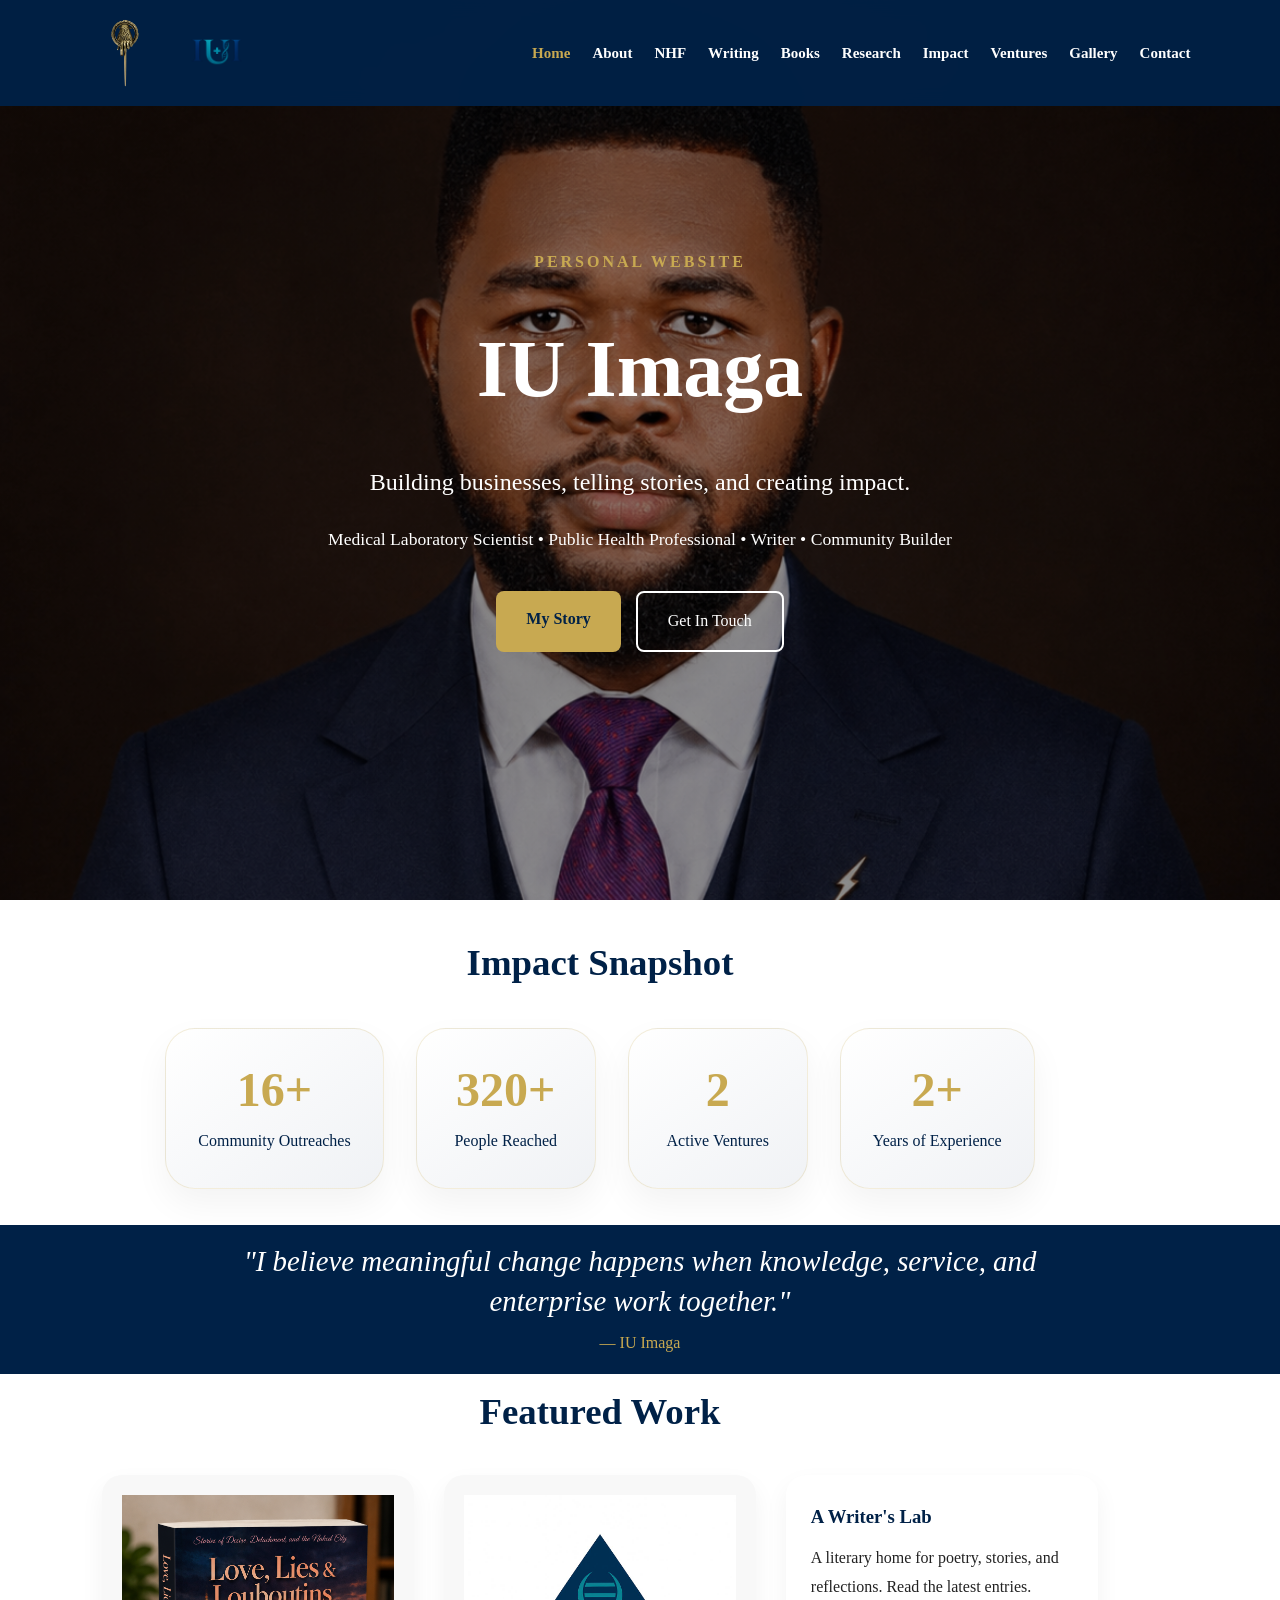
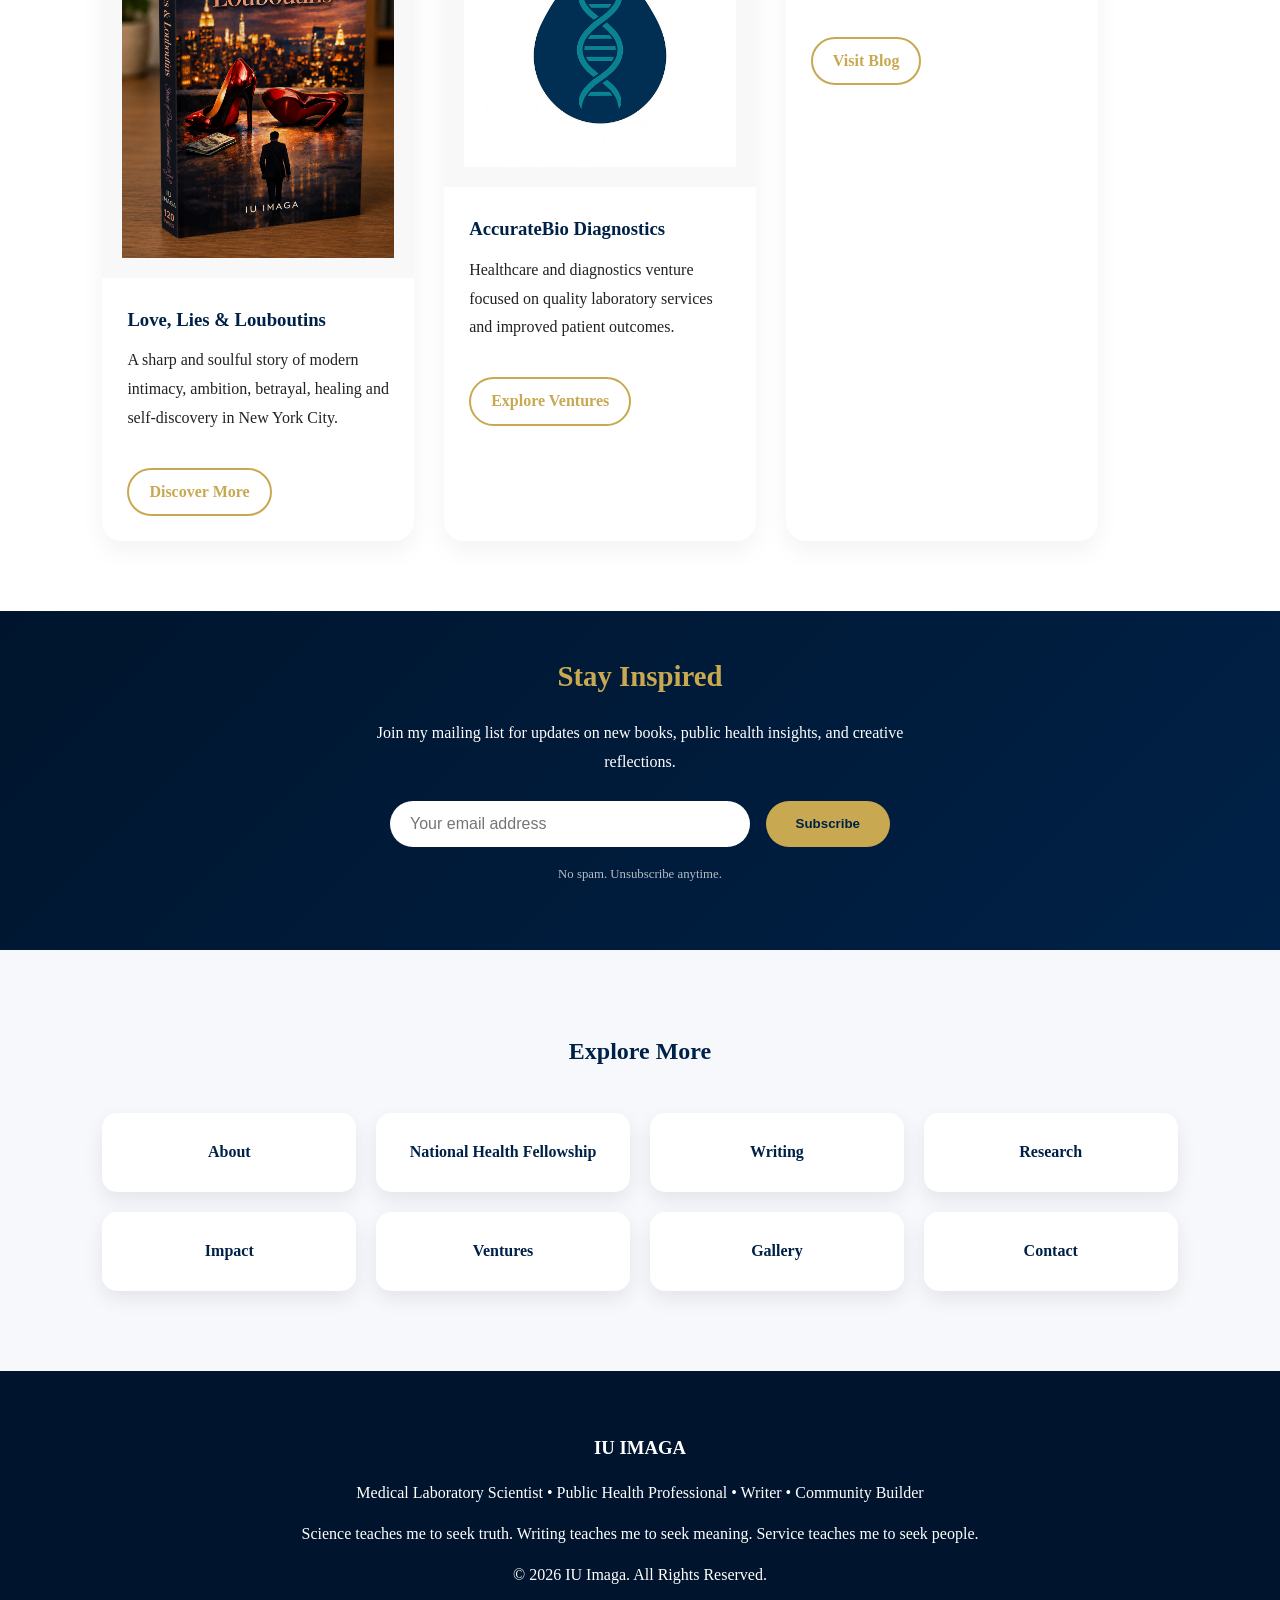
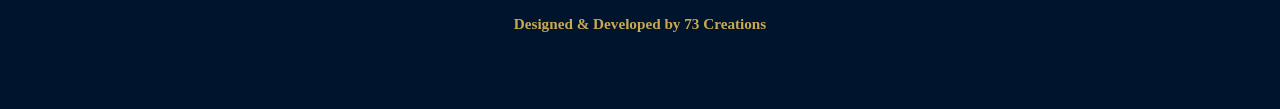
<file: index.html>
<!DOCTYPE html>
<html lang="en">
<head>
<meta charset="UTF-8">
<meta name="viewport" content="width=device-width, initial-scale=1.0">
<title>IU Imaga | Official Website</title>
<link rel="icon" type="image/png" href="images/isaiah-logo1.png">
<link rel="stylesheet" href="style.css">
<style>
  /* Reset all spacing */
  .content-section, .rotating-quote, .newsletter-bar, .quick-links {
    margin: 0 !important;
  }
  .stats-container {
    display: flex;
    flex-wrap: wrap;
    justify-content: center;
    gap: 2rem;
    margin: 2rem 0 1rem;
  }
  .stat-box {
    background: linear-gradient(145deg, #ffffff, #f0f2f5);
    padding: 2rem;
    border-radius: 30px;
    text-align: center;
    min-width: 180px;
    box-shadow: 0 15px 35px rgba(0,0,0,0.05);
    transition: all 0.3s ease;
    border: 1px solid rgba(200,169,81,0.2);
  }
  .stat-box:hover {
    transform: translateY(-8px);
    box-shadow: 0 25px 40px rgba(0,0,0,0.1);
  }
  .stat-number {
    font-size: 3rem;
    font-weight: bold;
    color: #c8a951;
    line-height: 1.2;
  }
  .stat-label {
    font-size: 1rem;
    color: #002147;
    margin-top: 0.5rem;
    font-weight: 500;
  }
  .rotating-quote {
    background: #002147;
    color: white;
    text-align: center;
    padding: 1rem 2rem !important;
    margin: 0 !important;
  }
  .quote-text {
    font-size: 1.8rem;
    font-style: italic;
    max-width: 800px;
    margin: 0 auto 0.5rem;
    line-height: 1.4;
    transition: opacity 0.4s ease;
  }
  .quote-author {
    font-size: 1rem;
    color: #c8a951;
  }
  .featured-grid {
    display: grid;
    grid-template-columns: repeat(auto-fit, minmax(300px, 1fr));
    gap: 30px;
    margin-top: 30px;
  }
  .feature-card {
    background: white;
    border-radius: 20px;
    overflow: hidden;
    box-shadow: 0 10px 25px rgba(0,0,0,0.05);
    transition: transform 0.3s;
    display: flex;
    flex-direction: column;
  }
  .feature-card:hover {
    transform: translateY(-5px);
  }
  .feature-card img {
    width: 100%;
    height: auto;          /* original height */
    object-fit: contain;   /* show full image */
    background: #f8f8f8;
    padding: 20px;
  }
  .feature-content {
    padding: 25px;
    flex: 1;
  }
  .feature-content h3 {
    color: #002147;
    margin-bottom: 10px;
  }
  .btn-outline {
    display: inline-block;
    margin-top: 15px;
    padding: 8px 20px;
    border: 2px solid #c8a951;
    color: #c8a951;
    border-radius: 30px;
    text-decoration: none;
    font-weight: bold;
    transition: 0.3s;
  }
  .btn-outline:hover {
    background: #c8a951;
    color: #002147;
  }
  .newsletter-bar {
    background: linear-gradient(135deg, #00152d 0%, #002147 100%);
    padding: 2.5rem 2rem;
    text-align: center;
    margin: 0 0 1rem 0;
  }
  .newsletter-bar h3 {
    color: #c8a951;
    margin-bottom: 1rem;
    font-size: 1.8rem;
  }
  .newsletter-bar p {
    color: white;
    margin-bottom: 1.5rem;
    max-width: 600px;
    margin-left: auto;
    margin-right: auto;
  }
  .newsletter-form {
    display: flex;
    flex-wrap: wrap;
    justify-content: center;
    gap: 1rem;
    max-width: 500px;
    margin: 0 auto;
  }
  .newsletter-form input {
    flex: 1;
    padding: 14px 20px;
    border: none;
    border-radius: 50px;
    font-size: 1rem;
    outline: none;
    min-width: 200px;
  }
  .newsletter-form button {
    background: #c8a951;
    color: #002147;
    border: none;
    padding: 14px 30px;
    border-radius: 50px;
    font-weight: bold;
    cursor: pointer;
    transition: 0.3s;
  }
  .newsletter-form button:hover {
    transform: translateY(-3px);
    background: #d4b35c;
  }
  /* Remove any gap after rotating quote */
  .rotating-quote + .content-section {
    margin-top: -5px !important;
    padding-top: 10px !important;
  }
  @media (max-width: 768px) {
    .quote-text { font-size: 1.3rem; }
    .stat-box { padding: 1.2rem; min-width: 140px; }
    .stat-number { font-size: 2rem; }
    .newsletter-form { flex-direction: column; align-items: center; }
    .newsletter-form input, .newsletter-form button { width: 80%; }
  }
</style>
</head>
<body>

<!-- Navigation -->
<nav>
<div class="logo">
<img src="images/isaiah-logo1.png" alt="IU Logo" class="logo-icon">
<img src="images/isaiah-logo2.png" alt="IU Imaga" class="logo-wordmark">
</div>
<div class="menu-toggle">&#9776;</div>
<ul>
<li><a href="index.html">Home</a></li>
<li><a href="pages/about.html">About</a></li>
<li><a href="pages/nhf.html">NHF</a></li>
<li><a href="pages/writing.html">Writing</a></li>
<li><a href="pages/books.html">Books</a></li>
<li><a href="pages/research.html">Research</a></li>
<li><a href="pages/impact.html">Impact</a></li>
<li><a href="pages/ventures.html">Ventures</a></li>
<li><a href="pages/gallery.html">Gallery</a></li>
<li><a href="pages/contact.html">Contact</a></li>
</ul>
</nav>

<!-- Hero Slideshow -->
<section class="hero">
<div class="hero-slide active" style="background-image:url('images/isaiah.png');"></div>
<div class="hero-slide" style="background-image:url('images/isaiah2.png');"></div>
<div class="hero-slide" style="background-image:url('images/isaiah4.png');"></div>
<div class="hero-slide" style="background-image:url('images/isaiah6.jpeg');"></div>
<div class="hero-slide" style="background-image:url('images/isaiah8.jpeg');"></div>
<div class="hero-slide" style="background-image:url('images/isaiah9.jpeg');"></div>
<div class="hero-slide" style="background-image:url('images/isaiah10.png');"></div>
<div class="hero-slide" style="background-image:url('images/isaiah11.png');"></div>
<div class="hero-slide" style="background-image:url('images/isaiah12.png');"></div>
<div class="hero-slide" style="background-image:url('images/isaiah13.png');"></div>
<div class="hero-slide" style="background-image:url('images/isaiah14.png');"></div>
<div class="hero-slide" style="background-image:url('images/isaiah15.png');"></div>
<div class="hero-overlay"></div>
<div class="hero-content">
<p class="hero-label">PERSONAL WEBSITE</p>
<h1>IU Imaga</h1>
<p class="tagline">Building businesses, telling stories, and creating impact.</p>
<p class="intro">Medical Laboratory Scientist • Public Health Professional • Writer • Community Builder</p>
<div class="buttons">
<a href="pages/about.html" class="btn-primary">My Story</a>
<a href="pages/contact.html" class="btn-secondary">Get In Touch</a>
</div>
</div>
</section>

<!-- Stats -->
<section class="content-section" style="padding-top: 30px !important; padding-bottom: 20px !important;">
<h2 style="text-align:center;">Impact Snapshot</h2>
<div class="stats-container">
<div class="stat-box"><div class="stat-number" data-target="40" data-suffix="+">0</div><div class="stat-label">Community Outreaches</div></div>
<div class="stat-box"><div class="stat-number" data-target="800" data-suffix="+">0</div><div class="stat-label">People Reached</div></div>
<div class="stat-box"><div class="stat-number" data-target="5" data-suffix="">0</div><div class="stat-label">Active Ventures</div></div>
<div class="stat-box"><div class="stat-number" data-target="4" data-suffix="+">0</div><div class="stat-label">Years of Experience</div></div>
</div>
</section>

<!-- Rotating Quotes -->
<section class="rotating-quote">
<div id="quote-container">
<div class="quote-text" id="quote-text">"I believe meaningful change happens when knowledge, service, and enterprise work together."</div>
<div class="quote-author">— IU Imaga</div>
</div>
</section>

<!-- Featured Work (directly after quote, no What I Do) -->
<section class="content-section" style="padding-top: 10px !important;">
<h2 style="text-align:center;">Featured Work</h2>
<div class="featured-grid">
<div class="feature-card">
<img src="images/love-lies-and-louboutins.png" alt="Love, Lies & Louboutins book cover" onerror="this.src='https://placehold.co/400x300?text=Book+Cover'">
<div class="feature-content">
<h3>Love, Lies & Louboutins</h3>
<p>A sharp and soulful story of modern intimacy, ambition, betrayal, healing and self-discovery in New York City.</p>
<a href="pages/books.html" class="btn-outline">Discover More</a>
</div>
</div>
<div class="feature-card">
<img src="images/accuratebio-logo.jpeg" alt="AccurateBio Diagnostics" onerror="this.src='https://placehold.co/400x300?text=Venture+Logo'">
<div class="feature-content">
<h3>AccurateBio Diagnostics</h3>
<p>Healthcare and diagnostics venture focused on quality laboratory services and improved patient outcomes.</p>
<a href="pages/ventures.html" class="btn-outline">Explore Ventures</a>
</div>
</div>
<div class="feature-card">
<div class="feature-content">
<h3>A Writer's Lab</h3>
<p>A literary home for poetry, stories, and reflections. Read the latest entries.</p>
<a href="https://awriterslab.blogspot.com" target="_blank" class="btn-outline">Visit Blog</a>
</div>
</div>
</div>
</section>

<!-- Newsletter Bar -->
<section class="newsletter-bar">
<h3>Stay Inspired</h3>
<p>Join my mailing list for updates on new books, public health insights, and creative reflections.</p>
<form class="newsletter-form" action="#" method="post">
<input type="email" placeholder="Your email address" required>
<button type="submit">Subscribe</button>
</form>
<p style="font-size: 0.8rem; margin-top: 1rem; opacity: 0.7;">No spam. Unsubscribe anytime.</p>
</section>

<!-- Quick Links -->
<section class="quick-links fade-section">
<h2>Explore More</h2>
<div class="quick-links-grid">
<a href="pages/about.html">About</a>
<a href="pages/nhf.html">National Health Fellowship</a>
<a href="pages/writing.html">Writing</a>
<a href="pages/research.html">Research</a>
<a href="pages/impact.html">Impact</a>
<a href="pages/ventures.html">Ventures</a>
<a href="pages/gallery.html">Gallery</a>
<a href="pages/contact.html">Contact</a>
</div>
</section>

<!-- Footer -->
<footer>
<div class="footer-content">
<h3>IU IMAGA</h3>
<p>Medical Laboratory Scientist • Public Health Professional • Writer • Community Builder</p>
<p>Science teaches me to seek truth. Writing teaches me to seek meaning. Service teaches me to seek people.</p>
<p>© 2026 IU Imaga. All Rights Reserved.</p>
<p class="footer-credit">Designed & Developed by 73 Creations</p>
</div>
</footer>

<script src="script.js"></script>
<script>
  // Counter animation
  const counters = document.querySelectorAll('.stat-number');
  let started = false;
  function startCounters() {
    if (started) return;
    started = true;
    counters.forEach(counter => {
      const target = parseInt(counter.getAttribute('data-target'));
      const suffix = counter.getAttribute('data-suffix') || '';
      let current = 0;
      const increment = target / 80;
      const updateCount = () => {
        if (current < target) {
          current += increment;
          counter.innerText = Math.ceil(current) + suffix;
          requestAnimationFrame(updateCount);
        } else {
          counter.innerText = target + suffix;
        }
      };
      updateCount();
    });
  }
  const statsSection = document.querySelector('.stats-container');
  if (statsSection) {
    const observer = new IntersectionObserver((entries) => {
      if (entries[0].isIntersecting) startCounters();
    }, { threshold: 0.3 });
    observer.observe(statsSection);
  }

  // Rotating quotes
  const quotes = [
    { text: "I believe meaningful change happens when knowledge, service, and enterprise work together.", author: "IU Imaga" },
    { text: "Science teaches me to seek truth. Writing teaches me to seek meaning. Service teaches me to seek people.", author: "IU Imaga" },
    { text: "Empathy and systems thinking must go hand in hand in public health.", author: "IU Imaga" },
    { text: "Strong institutions outlive individuals. Build what will continue creating value long after you are gone.", author: "IU Imaga" }
  ];
  let quoteIndex = 0;
  function rotateQuote() {
    const quoteEl = document.getElementById('quote-text');
    const authorEl = document.querySelector('.quote-author');
    if (quoteEl && authorEl) {
      quoteIndex = (quoteIndex + 1) % quotes.length;
      quoteEl.style.opacity = '0';
      setTimeout(() => {
        quoteEl.innerText = quotes[quoteIndex].text;
        authorEl.innerText = '— ' + quotes[quoteIndex].author;
        quoteEl.style.opacity = '1';
      }, 300);
    }
  }
  setInterval(rotateQuote, 6000);
</script>
</body>
</html>
</file>
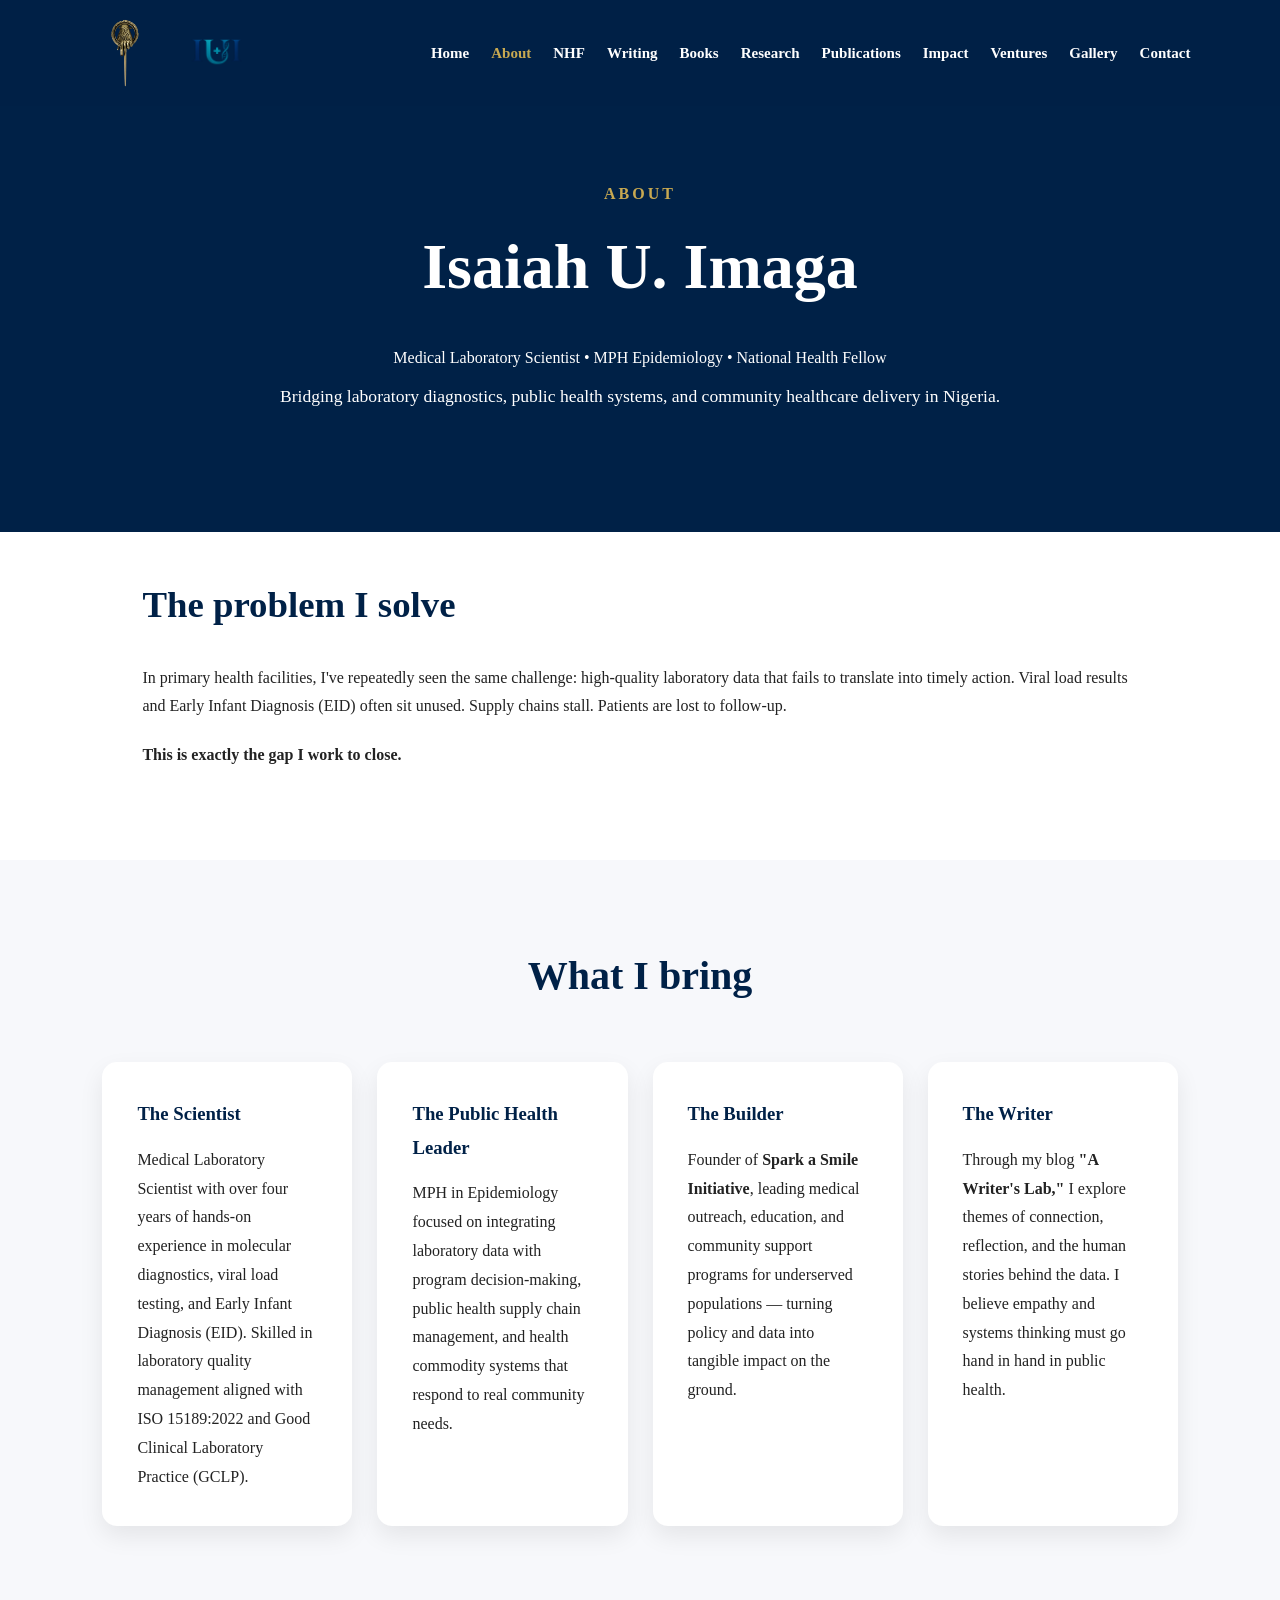
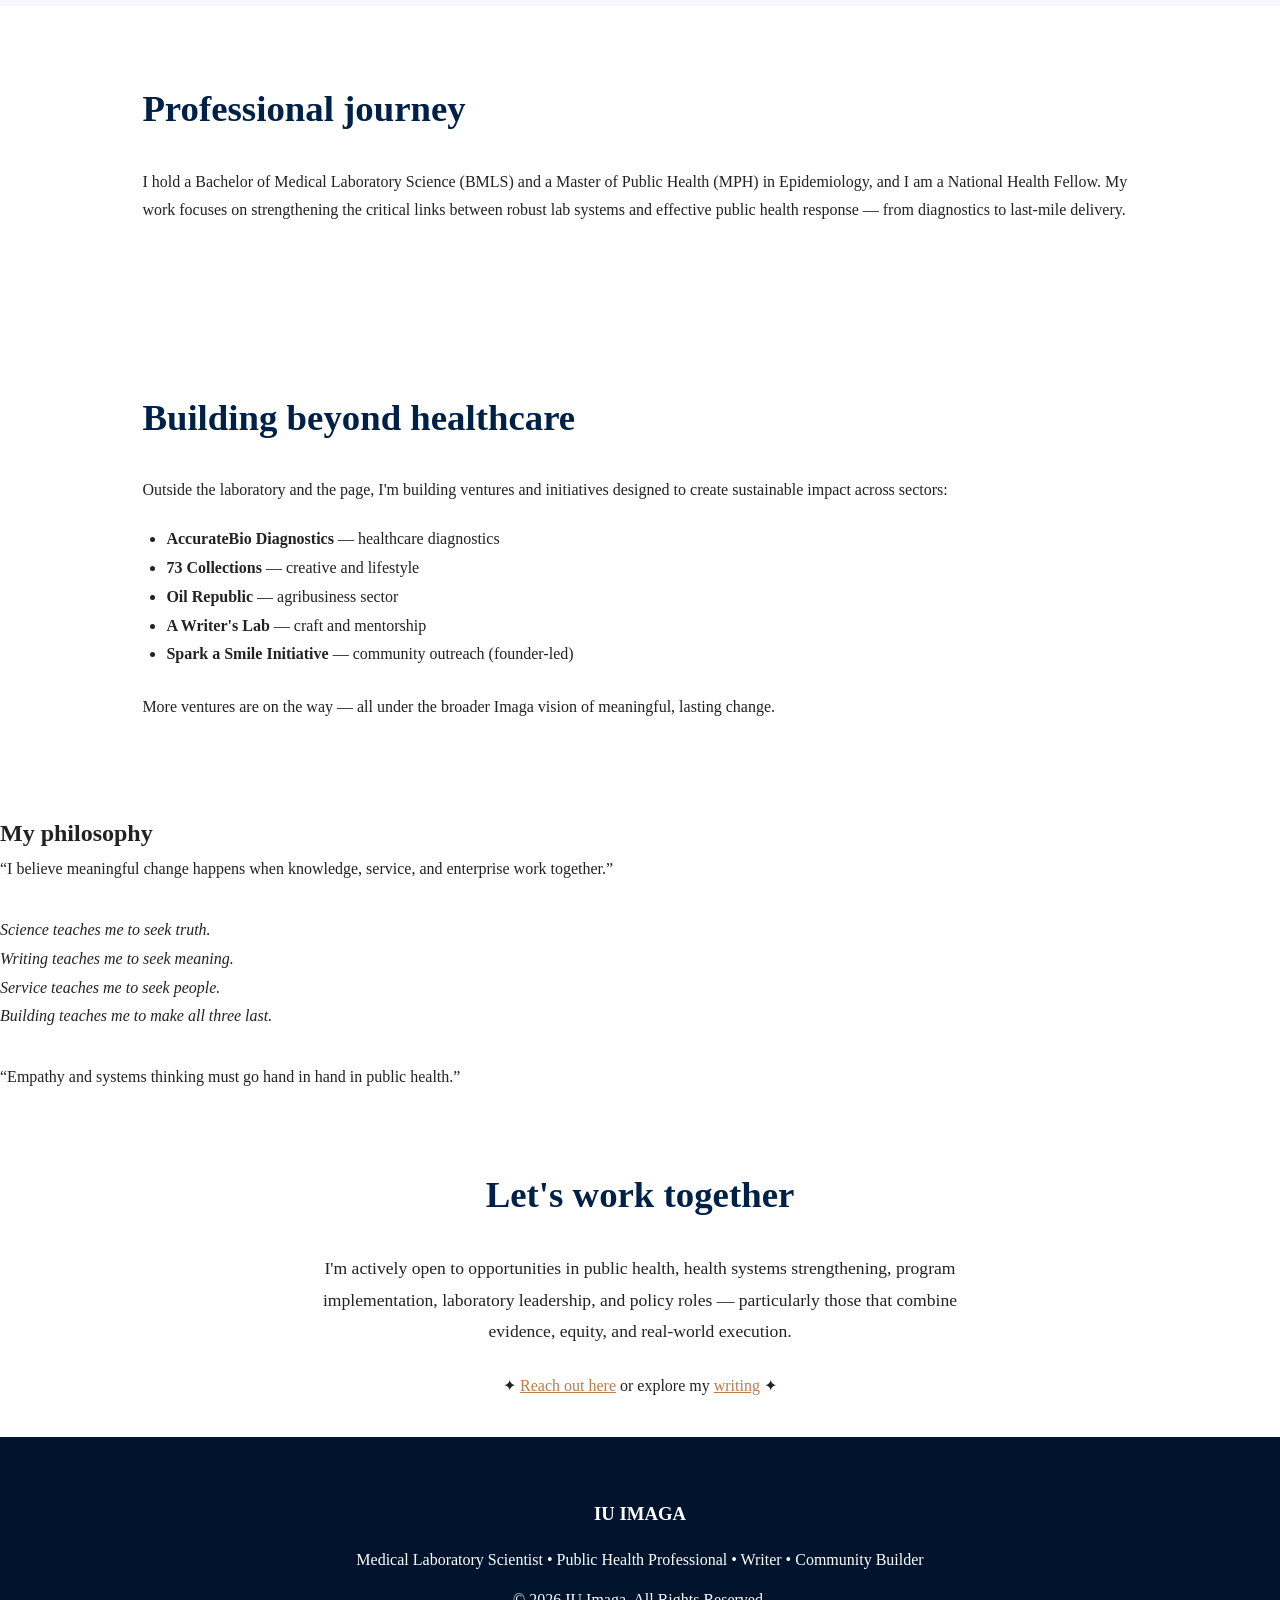
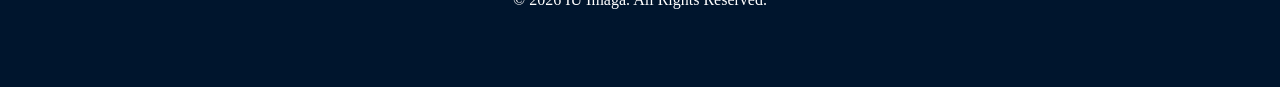
<file: pages/about.html>
<!DOCTYPE html>
<html lang="en">
<head>
    <meta charset="UTF-8">
    <meta name="viewport" content="width=device-width, initial-scale=1.0">
    <title>About | IU Imaga</title>
    <link rel="icon" type="image/png" href="../images/isaiah-logo1.png">
    <link rel="stylesheet" href="../style.css">
</head>
<body>

<!-- Navigation -->
<nav>
    <div class="logo">
        <img src="../images/isaiah-logo1.png" alt="IU Logo" class="logo-icon">
        <img src="../images/isaiah-logo2.png" alt="IU Imaga" class="logo-wordmark">
    </div>
    <div class="menu-toggle">☰</div>
    <ul class="nav-links">
        <li><a href="../index.html">Home</a></li>
        <li><a href="about.html" class="active">About</a></li>
        <li><a href="nhf.html">NHF</a></li>
        <li><a href="writing.html">Writing</a></li>
        <li><a href="books.html">Books</a></li>
       <!-- journal.html removed -->
        <li><a href="research.html">Research</a></li>
        <li><a href="publications.html">Publications</a></li>
        <li><a href="impact.html">Impact</a></li>
        <li><a href="ventures.html">Ventures</a></li>
        <li><a href="gallery.html">Gallery</a></li>
        <li><a href="contact.html">Contact</a></li>
    </ul>
</nav>

<!-- Page Hero -->
<section class="page-hero">
    <div class="page-hero-content">
        <p class="hero-label">ABOUT</p>
        <h1>Isaiah U. Imaga</h1>
        <p>Medical Laboratory Scientist • MPH Epidemiology • National Health Fellow</p>
        <p style="font-size: 1.1rem; margin-top: 0.5rem;">Bridging laboratory diagnostics, public health systems, and community healthcare delivery in Nigeria.</p>
    </div>
</section>

<!-- The Problem I Solve (from LinkedIn) -->
<section class="content-section reveal">
    <h2>The problem I solve</h2>
    <p>In primary health facilities, I've repeatedly seen the same challenge: high-quality laboratory data that fails to translate into timely action. Viral load results and Early Infant Diagnosis (EID) often sit unused. Supply chains stall. Patients are lost to follow-up.</p>
    <p><strong>This is exactly the gap I work to close.</strong></p>
</section>

<!-- Identity Cards (Areas of Focus) - enriched with LinkedIn specifics -->
<section class="identity-section">
    <h2>What I bring</h2>
    <div class="identity-grid">
        <div class="identity-card reveal">
            <h3>The Scientist</h3>
            <p>Medical Laboratory Scientist with over four years of hands-on experience in molecular diagnostics, viral load testing, and Early Infant Diagnosis (EID). Skilled in laboratory quality management aligned with ISO 15189:2022 and Good Clinical Laboratory Practice (GCLP).</p>
        </div>
        <div class="identity-card reveal">
            <h3>The Public Health Leader</h3>
            <p>MPH in Epidemiology focused on integrating laboratory data with program decision-making, public health supply chain management, and health commodity systems that respond to real community needs.</p>
        </div>
        <div class="identity-card reveal">
            <h3>The Builder</h3>
            <p>Founder of <strong>Spark a Smile Initiative</strong>, leading medical outreach, education, and community support programs for underserved populations — turning policy and data into tangible impact on the ground.</p>
        </div>
        <div class="identity-card reveal">
            <h3>The Writer</h3>
            <p>Through my blog <strong>"A Writer's Lab,"</strong> I explore themes of connection, reflection, and the human stories behind the data. I believe empathy and systems thinking must go hand in hand in public health.</p>
        </div>
    </div>
</section>

<!-- Professional Journey - concise with key credentials -->
<section class="content-section reveal">
    <h2>Professional journey</h2>
    <p>I hold a Bachelor of Medical Laboratory Science (BMLS) and a Master of Public Health (MPH) in Epidemiology, and I am a National Health Fellow. My work focuses on strengthening the critical links between robust lab systems and effective public health response — from diagnostics to last-mile delivery.</p>
</section>

<!-- Ventures ecosystem (keeping your list, but framed as part of the vision) -->
<section class="content-section reveal">
    <h2>Building beyond healthcare</h2>
    <p>Outside the laboratory and the page, I'm building ventures and initiatives designed to create sustainable impact across sectors:</p>
    <ul style="margin-top: 0.5rem; margin-bottom: 1.5rem; padding-left: 1.5rem;">
        <li><strong>AccurateBio Diagnostics</strong> — healthcare diagnostics</li>
        <li><strong>73 Collections</strong> — creative and lifestyle</li>
        <li><strong>Oil Republic</strong> — agribusiness sector</li>
        <li><strong>A Writer's Lab</strong> — craft and mentorship</li>
        <li><strong>Spark a Smile Initiative</strong> — community outreach (founder-led)</li>
    </ul>
    <p>More ventures are on the way — all under the broader Imaga vision of meaningful, lasting change.</p>
</section>

<!-- Philosophy + Core Belief -->
<section class="philosophy-section">
    <div class="vision-container">
        <h2>My philosophy</h2>
        <blockquote>
            “I believe meaningful change happens when knowledge, service, and enterprise work together.”
        </blockquote>
        <p style="margin-top: 2rem; font-style: italic;">
            Science teaches me to seek truth.<br>
            Writing teaches me to seek meaning.<br>
            Service teaches me to seek people.<br>
            Building teaches me to make all three last.
        </p>
        <p style="margin-top: 2rem; font-weight: 500;">
            “Empathy and systems thinking must go hand in hand in public health.”
        </p>
    </div>
</section>

<!-- Collaboration / Open to Opportunities -->
<section class="content-section reveal" style="text-align: center; padding-bottom: 1rem;">
    <h2>Let's work together</h2>
    <p style="font-size: 1.1rem; max-width: 700px; margin-left: auto; margin-right: auto;">
        I'm actively open to opportunities in public health, health systems strengthening, program implementation, laboratory leadership, and policy roles — particularly those that combine evidence, equity, and real-world execution.
    </p>
    <p style="margin-top: 1.5rem;">
        ✦ <a href="contact.html" style="color: var(--accent-color, #b87c4f); text-decoration: underline;">Reach out here</a> or explore my <a href="writing.html" style="color: var(--accent-color, #b87c4f); text-decoration: underline;">writing</a> ✦
    </p>
</section>

<!-- Footer -->
<footer>
    <div class="footer-content">
        <h3>IU IMAGA</h3>
        <p>Medical Laboratory Scientist • Public Health Professional • Writer • Community Builder</p>
        <p>© 2026 IU Imaga. All Rights Reserved.</p>
    </div>
</footer>

<script src="../script.js"></script>
</body>
</html>
</file>
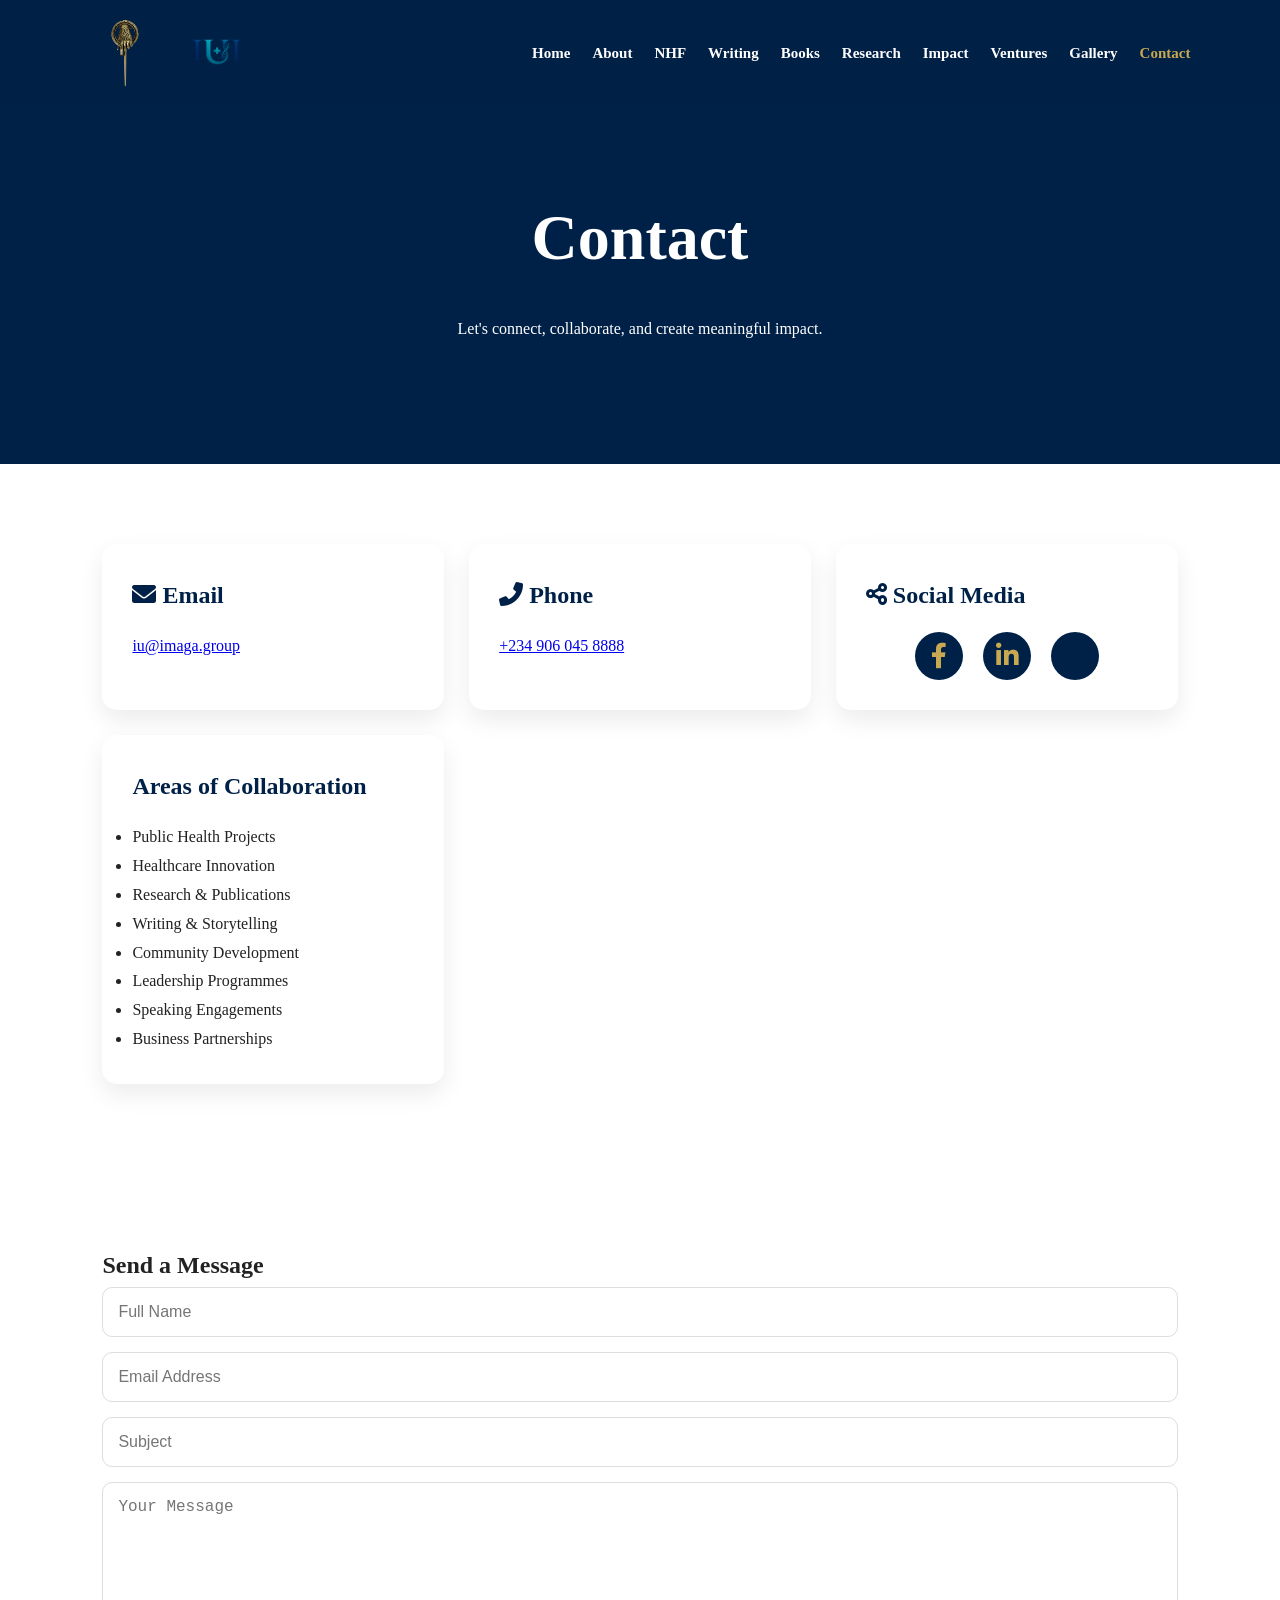
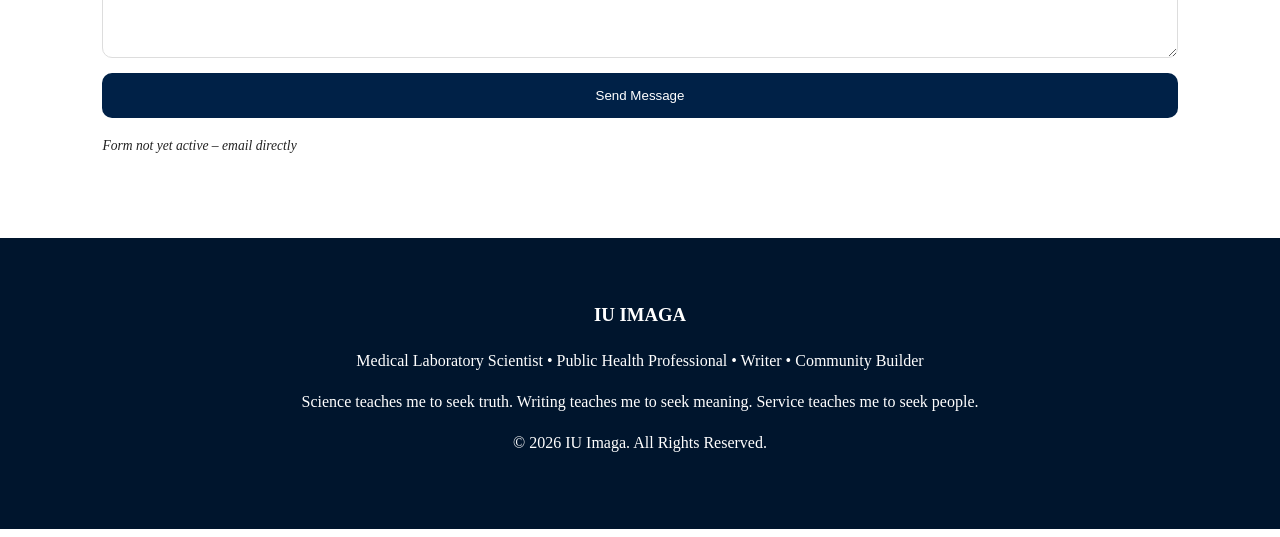
<file: pages/contact.html>
<!DOCTYPE html>
<html lang="en">
<head>
    <meta charset="UTF-8">
    <meta name="viewport" content="width=device-width, initial-scale=1.0">
    <title>Contact | IU Imaga</title>
    <link rel="icon" type="image/png" href="../images/isaiah-logo1.png">
    <link rel="stylesheet" href="../style.css">
    <link rel="stylesheet" href="https://cdnjs.cloudflare.com/ajax/libs/font-awesome/6.0.0-beta3/css/all.min.css">
</head>
<body>

<nav>
    <div class="logo">
        <img src="../images/isaiah-logo1.png" alt="IU Logo" class="logo-icon">
        <img src="../images/isaiah-logo2.png" alt="IU Imaga" class="logo-wordmark">
    </div>
    <div class="menu-toggle">☰</div>
    <ul>
        <li><a href="../index.html">Home</a></li>
        <li><a href="about.html">About</a></li>
        <li><a href="nhf.html">NHF</a></li>
        <li><a href="writing.html">Writing</a></li>
        <li><a href="books.html">Books</a></li>
        <li><a href="research.html">Research</a></li>
        <li><a href="impact.html">Impact</a></li>
        <li><a href="ventures.html">Ventures</a></li>
        <li><a href="gallery.html">Gallery</a></li>
        <li><a href="contact.html" class="active">Contact</a></li>
    </ul>
</nav>

<section class="page-hero">
    <h1>Contact</h1>
    <p>Let's connect, collaborate, and create meaningful impact.</p>
</section>

<section class="contact-section">
    <div class="contact-card">
        <h2><i class="fas fa-envelope"></i> Email</h2>
        <p><a href="mailto:iu@imaga.group">iu@imaga.group</a></p>
    </div>
    <div class="contact-card">
        <h2><i class="fas fa-phone-alt"></i> Phone</h2>
        <p><a href="tel:+2349060458888">+234 906 045 8888</a></p>
    </div>
    <div class="contact-card">
        <h2><i class="fas fa-share-alt"></i> Social Media</h2>
        <div class="social-links">
            <a href="https://www.facebook.com/share17X2YHMHiB/" target="_blank"><i class="fab fa-facebook-f"></i></a>
            <a href="https://www.linkedin.com/in/isaiah-imaga-793493215" target="_blank"><i class="fab fa-linkedin-in"></i></a>
            <a href="https://x.com/iu_imaga" target="_blank"><i class="fab fa-x-twitter"></i></a>
        </div>
    </div>
    <div class="contact-card">
        <h2>Areas of Collaboration</h2>
        <ul>
            <li>Public Health Projects</li>
            <li>Healthcare Innovation</li>
            <li>Research & Publications</li>
            <li>Writing & Storytelling</li>
            <li>Community Development</li>
            <li>Leadership Programmes</li>
            <li>Speaking Engagements</li>
            <li>Business Partnerships</li>
        </ul>
    </div>
</section>

<section class="contact-form-section">
    <h2>Send a Message</h2>
    <form action="#" method="post">
        <input type="text" placeholder="Full Name" required>
        <input type="email" placeholder="Email Address" required>
        <input type="text" placeholder="Subject">
        <textarea rows="8" placeholder="Your Message"></textarea>
        <button type="submit">Send Message</button>
    </form>
    <p style="font-size: 0.85rem; margin-top: 1rem;"><em>Form not yet active – email directly</em></p>
</section>

<footer>
    <div class="footer-content">
        <h3>IU IMAGA</h3>
        <p>Medical Laboratory Scientist • Public Health Professional • Writer • Community Builder</p>
        <p>Science teaches me to seek truth. Writing teaches me to seek meaning. Service teaches me to seek people.</p>
        <p>© 2026 IU Imaga. All Rights Reserved.</p>
    </div>
</footer>

<script src="../script.js"></script>
</body>
</html>
</file>
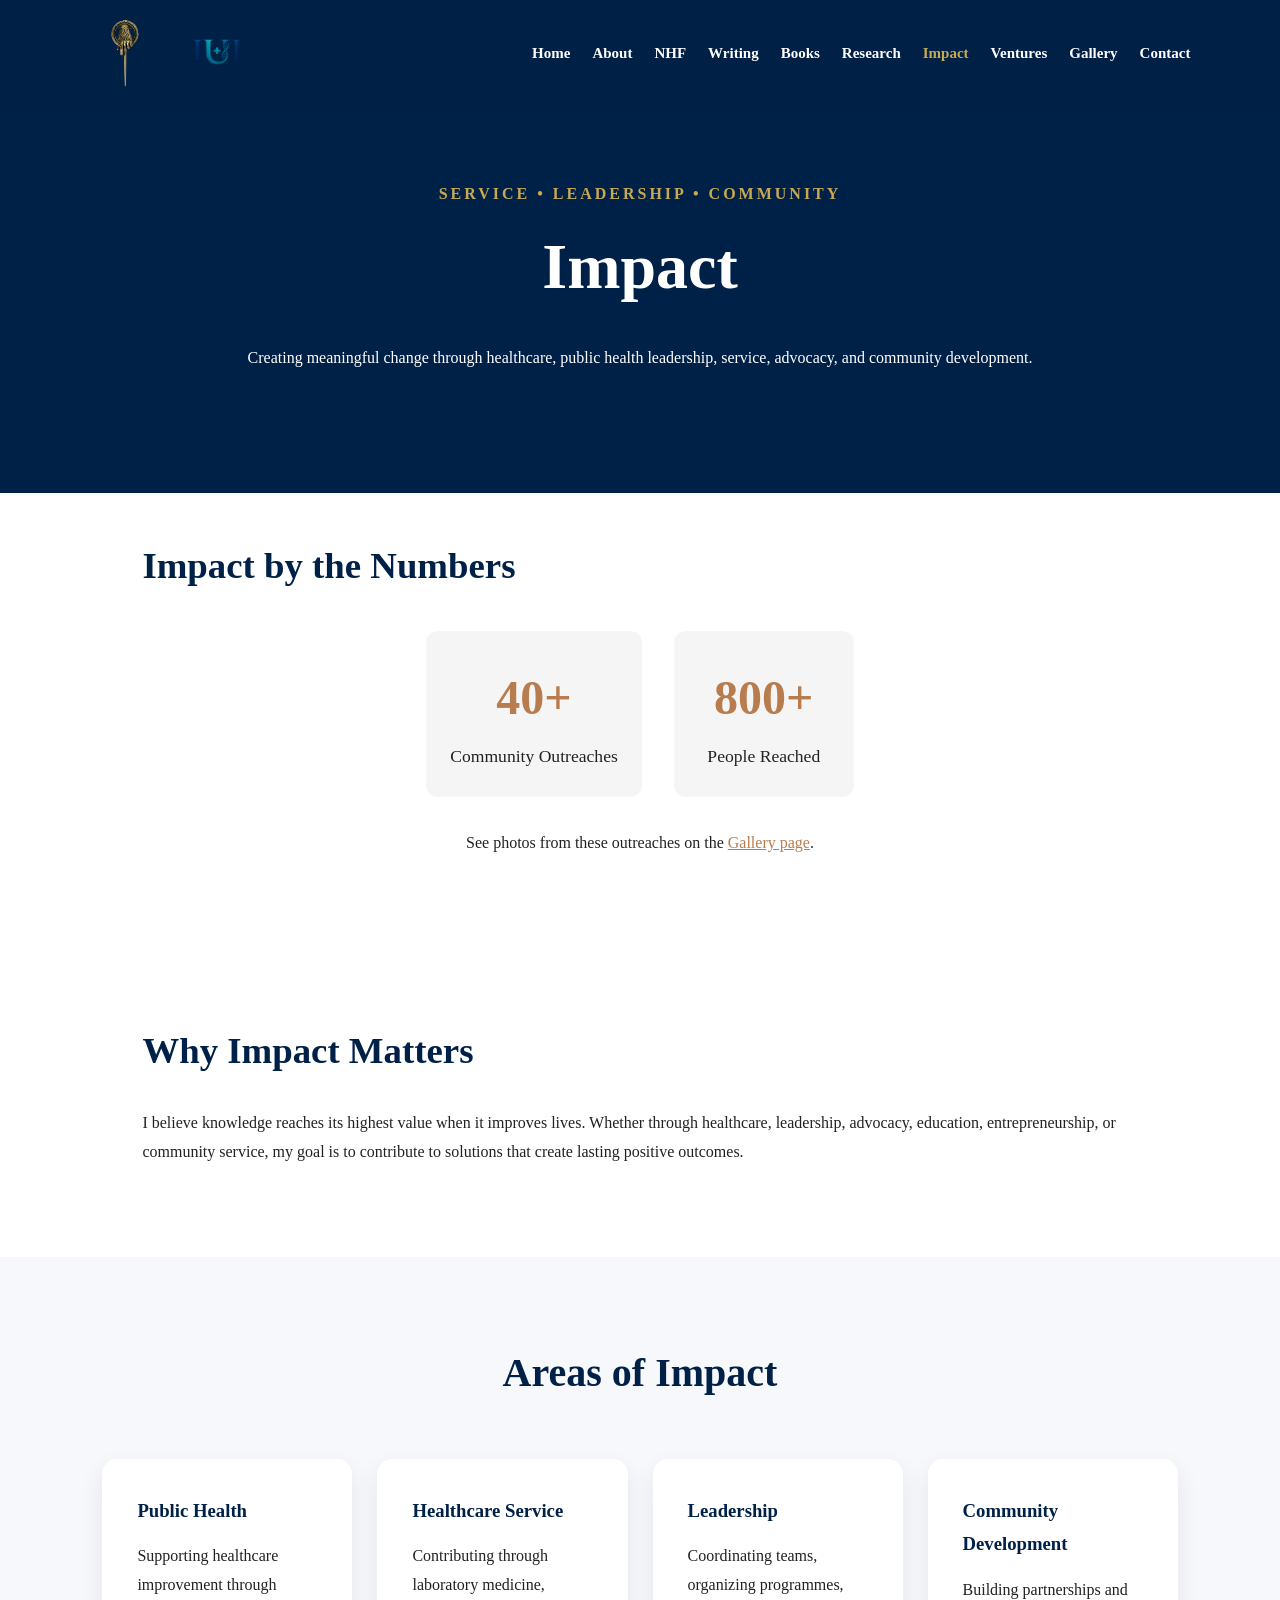
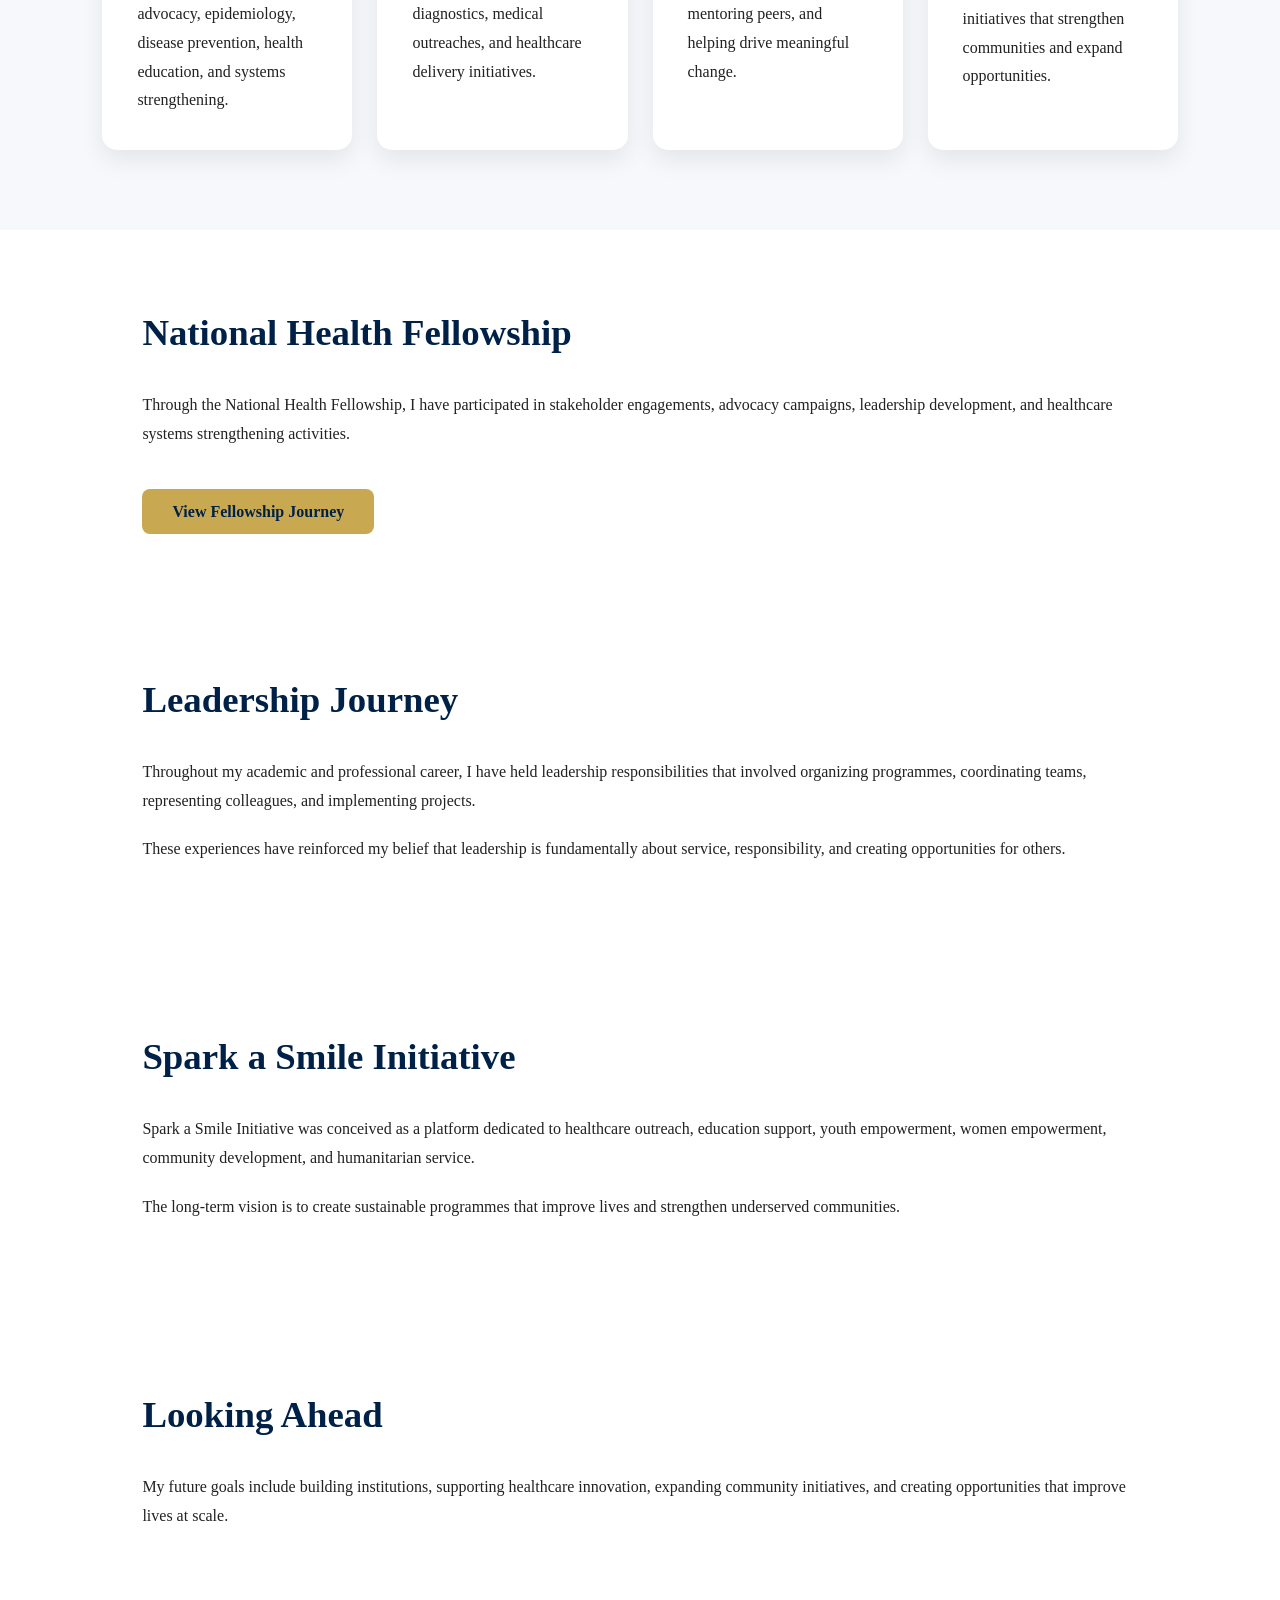
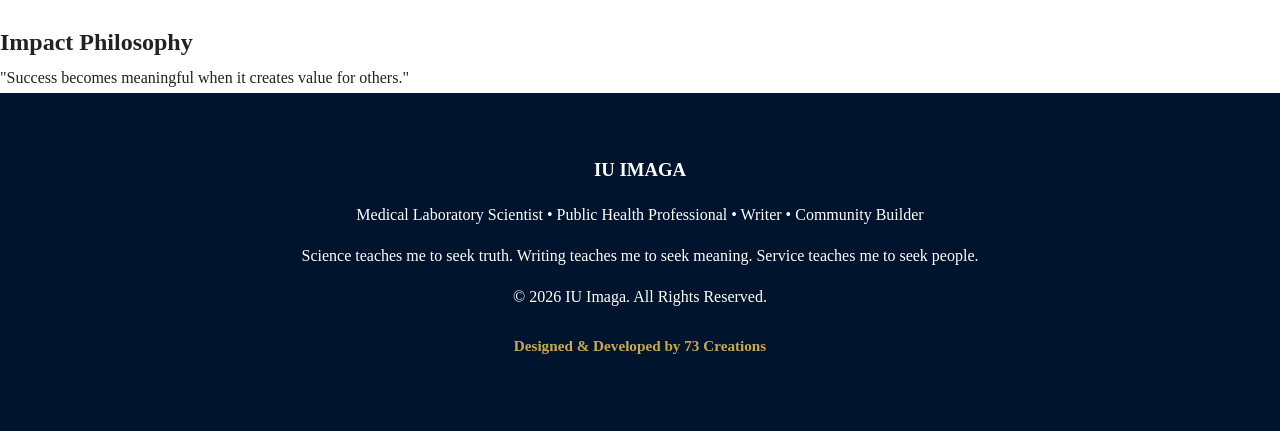
<file: pages/impact.html>
<!DOCTYPE html>
<html lang="en">
<head>
    <meta charset="UTF-8">
    <meta name="viewport" content="width=device-width, initial-scale=1.0">
    <title>Impact | IU Imaga</title>
    <link rel="icon" type="image/png" href="../images/isaiah-logo1.png">
    <link rel="stylesheet" href="../style.css">
</head>
<body>

<nav>
    <div class="logo">
        <img src="../images/isaiah-logo1.png" alt="IU Logo" class="logo-icon">
        <img src="../images/isaiah-logo2.png" alt="IU Imaga" class="logo-wordmark">
    </div>
   <div class="menu-toggle">☰</div>
    <ul class="nav-links">
        <li><a href="../index.html">Home</a></li>
        <li><a href="about.html">About</a></li>
        <li><a href="nhf.html">NHF</a></li>
        <li><a href="writing.html">Writing</a></li>
        <li><a href="books.html">Books</a></li>
        <li><a href="research.html">Research</a></li>
        <li><a href="impact.html" class="active">Impact</a></li>
        <li><a href="ventures.html">Ventures</a></li>
        <li><a href="gallery.html">Gallery</a></li>
        <li><a href="contact.html">Contact</a></li>
    </ul>
</nav>

<section class="page-hero">
    <div class="page-hero-content">
        <p class="hero-label">SERVICE • LEADERSHIP • COMMUNITY</p>
        <h1>Impact</h1>
        <p>Creating meaningful change through healthcare, public health leadership, service, advocacy, and community development.</p>
    </div>
</section>

<!-- Key Statistics Section -->
<section class="content-section reveal">
    <h2>Impact by the Numbers</h2>
    <div class="stats-grid" style="display: flex; gap: 2rem; justify-content: center; flex-wrap: wrap; text-align: center; margin: 2rem 0;">
        <div style="background: #f5f5f5; padding: 1.5rem; border-radius: 12px; min-width: 180px;">
            <div style="font-size: 3rem; font-weight: bold; color: #b87c4f;">40+</div>
            <div style="font-size: 1.1rem;">Community Outreaches</div>
        </div>
        <div style="background: #f5f5f5; padding: 1.5rem; border-radius: 12px; min-width: 180px;">
            <div style="font-size: 3rem; font-weight: bold; color: #b87c4f;">800+</div>
            <div style="font-size: 1.1rem;">People Reached</div>
        </div>
    </div>
    <p style="text-align: center; margin-top: 0.5rem;">
        See photos from these outreaches on the <a href="gallery.html" style="color: #b87c4f; text-decoration: underline;">Gallery page</a>.
    </p>
</section>

<section class="content-section reveal">
    <h2>Why Impact Matters</h2>
    <p>I believe knowledge reaches its highest value when it improves lives. Whether through healthcare, leadership, advocacy, education, entrepreneurship, or community service, my goal is to contribute to solutions that create lasting positive outcomes.</p>
</section>

<section class="identity-section">
    <h2>Areas of Impact</h2>
    <div class="identity-grid">
        <div class="identity-card reveal">
            <h3>Public Health</h3>
            <p>Supporting healthcare improvement through advocacy, epidemiology, disease prevention, health education, and systems strengthening.</p>
        </div>
        <div class="identity-card reveal">
            <h3>Healthcare Service</h3>
            <p>Contributing through laboratory medicine, diagnostics, medical outreaches, and healthcare delivery initiatives.</p>
        </div>
        <div class="identity-card reveal">
            <h3>Leadership</h3>
            <p>Coordinating teams, organizing programmes, mentoring peers, and helping drive meaningful change.</p>
        </div>
        <div class="identity-card reveal">
            <h3>Community Development</h3>
            <p>Building partnerships and initiatives that strengthen communities and expand opportunities.</p>
        </div>
    </div>
</section>

<!-- Optional Image Highlights (commented out until you add photos)
     Suggested file naming:
     - medical-outreach-1.jpg, medical-outreach-2.jpg, etc.
     - sensitization-1.jpg, sensitization-2.jpg
     - scholarship-1.jpg, scholarship-2.jpg
     Uncomment and adjust paths when ready.
<section class="content-section reveal">
    <h2>Highlights from the Field</h2>
    <div class="gallery-grid" style="grid-template-columns: repeat(auto-fit, minmax(250px, 1fr));">
        <img src="../images/medical-outreach-1.jpg" alt="Medical outreach" loading="lazy">
        <img src="../images/sensitization-1.jpg" alt="Health sensitization" loading="lazy">
        <img src="../images/scholarship-1.jpg" alt="Scholarship award" loading="lazy">
    </div>
</section>
-->

<section class="content-section reveal">
    <h2>National Health Fellowship</h2>
    <p>Through the National Health Fellowship, I have participated in stakeholder engagements, advocacy campaigns, leadership development, and healthcare systems strengthening activities.</p>
    <br>
    <a href="nhf.html" class="btn-primary">View Fellowship Journey</a>
</section>

<section class="content-section reveal">
    <h2>Leadership Journey</h2>
    <p>Throughout my academic and professional career, I have held leadership responsibilities that involved organizing programmes, coordinating teams, representing colleagues, and implementing projects.</p>
    <p>These experiences have reinforced my belief that leadership is fundamentally about service, responsibility, and creating opportunities for others.</p>
</section>

<section class="content-section reveal">
    <h2>Spark a Smile Initiative</h2>
    <p>Spark a Smile Initiative was conceived as a platform dedicated to healthcare outreach, education support, youth empowerment, women empowerment, community development, and humanitarian service.</p>
    <p>The long-term vision is to create sustainable programmes that improve lives and strengthen underserved communities.</p>
</section>

<section class="content-section reveal">
    <h2>Looking Ahead</h2>
    <p>My future goals include building institutions, supporting healthcare innovation, expanding community initiatives, and creating opportunities that improve lives at scale.</p>
</section>

<section class="philosophy-section">
    <div class="vision-container">
        <h2>Impact Philosophy</h2>
        <blockquote>"Success becomes meaningful when it creates value for others."</blockquote>
    </div>
</section>

<footer>
    <div class="footer-content">
        <h3>IU IMAGA</h3>
        <p>Medical Laboratory Scientist • Public Health Professional • Writer • Community Builder</p>
        <p>Science teaches me to seek truth. Writing teaches me to seek meaning. Service teaches me to seek people.</p>
        <p>© 2026 IU Imaga. All Rights Reserved.</p>
        <p class="footer-credit">Designed & Developed by 73 Creations</p>
    </div>
</footer>

<script src="../script.js"></script>

</body>
</html>
</file>
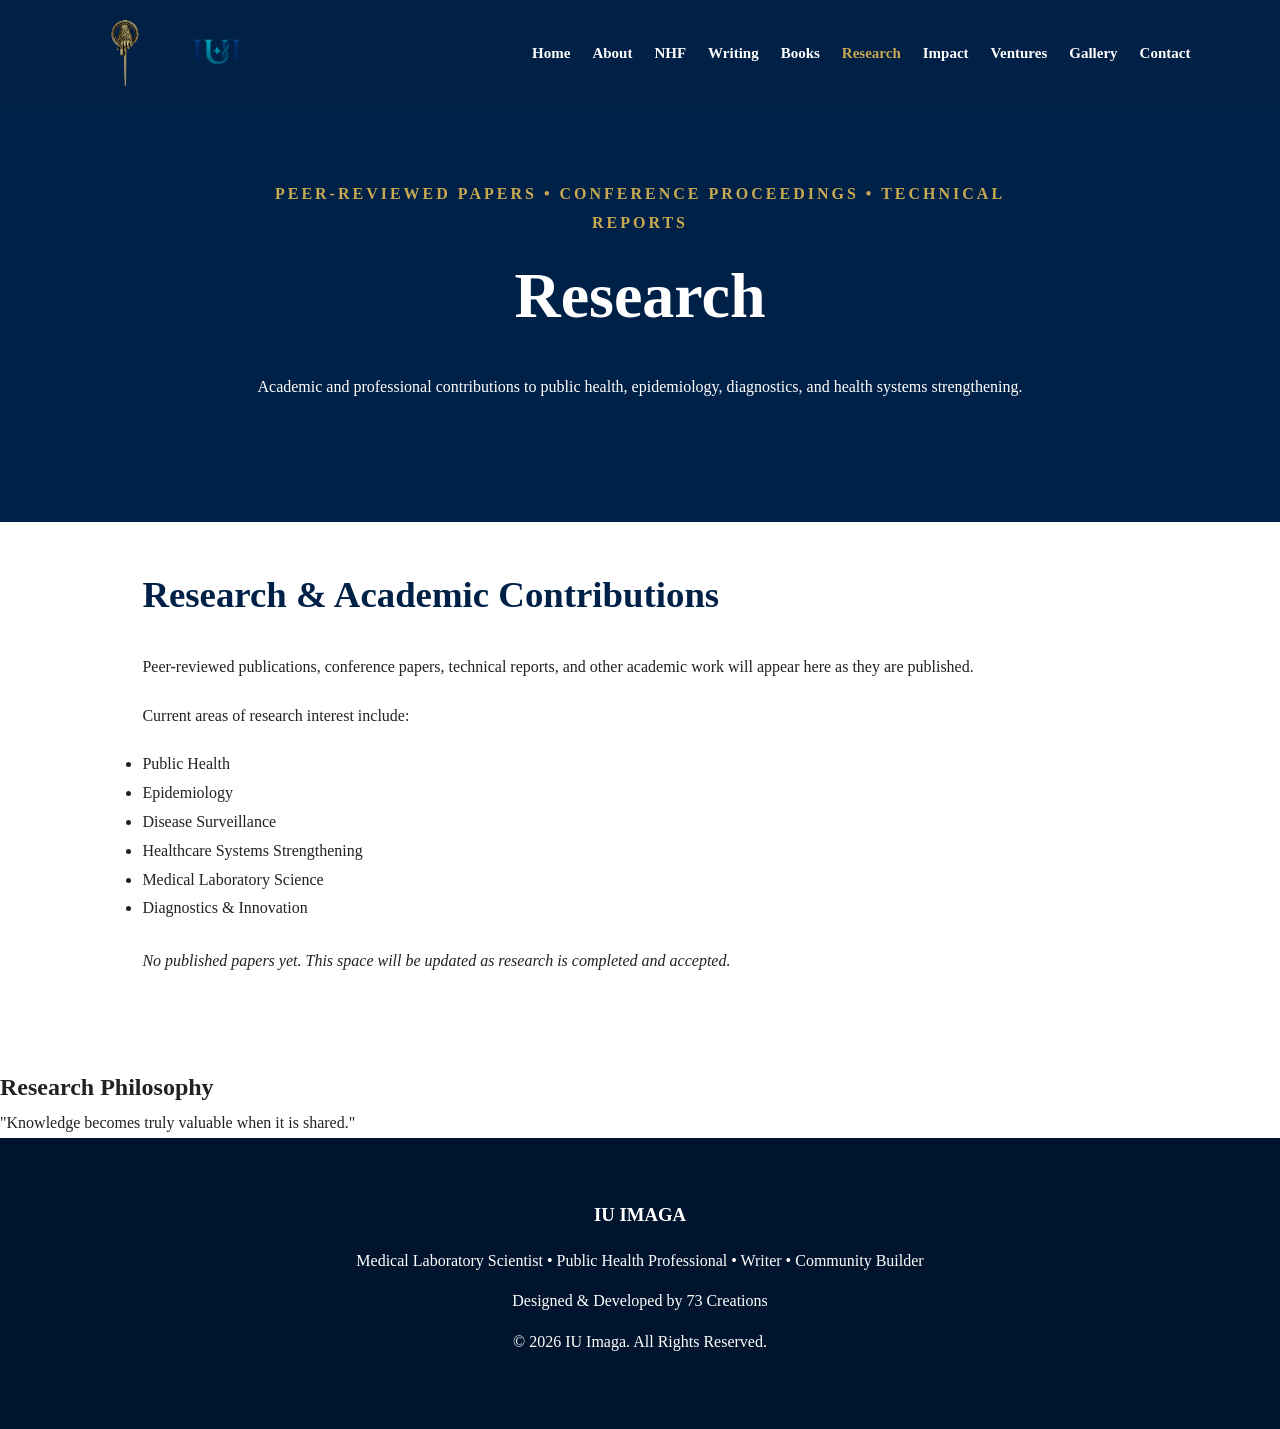
<file: pages/research.html>
<!DOCTYPE html>
<html lang="en">
<head>
    <meta charset="UTF-8">
    <meta name="viewport" content="width=device-width, initial-scale=1.0">
    <title>Research | IU Imaga</title>

    <link rel="icon" type="image/png" href="../images/isaiah-logo1.png">
    <link rel="stylesheet" href="../style.css">
</head>

<body>

<nav>
    <div class="logo">
        <img src="../images/isaiah-logo1.png" alt="IU Logo" class="logo-icon">
        <img src="../images/isaiah-logo2.png" alt="IU Imaga" class="logo-wordmark">
    </div>
 <div class="menu-toggle">☰</div>
    <ul class="nav-links">
        <li><a href="../index.html">Home</a></li>
        <li><a href="about.html">About</a></li>
        <li><a href="nhf.html">NHF</a></li>
        <li><a href="writing.html">Writing</a></li>
        <li><a href="books.html">Books</a></li>
        <!-- journal.html removed -->
        <li><a href="research.html" class="active">Research</a></li>
        <li><a href="impact.html">Impact</a></li>
        <li><a href="ventures.html">Ventures</a></li>
        <li><a href="gallery.html">Gallery</a></li>
        <li><a href="contact.html">Contact</a></li>
    </ul>
</nav>

<section class="page-hero">
    <div class="page-hero-content">
        <p class="hero-label">PEER-REVIEWED PAPERS • CONFERENCE PROCEEDINGS • TECHNICAL REPORTS</p>
        <h1>Research</h1>
        <p>
            Academic and professional contributions to public health, epidemiology, diagnostics, and health systems strengthening.
        </p>
    </div>
</section>

<!-- Research & Academic Contributions -->
<section class="content-section reveal">
    <h2>Research & Academic Contributions</h2>
    <p>
        Peer-reviewed publications, conference papers, technical reports, and other academic work will appear here as they are published.
    </p>
    <p>
        Current areas of research interest include:
    </p>
    <ul>
        <li>Public Health</li>
        <li>Epidemiology</li>
        <li>Disease Surveillance</li>
        <li>Healthcare Systems Strengthening</li>
        <li>Medical Laboratory Science</li>
        <li>Diagnostics & Innovation</li>
    </ul>
    <p style="margin-top: 1.5rem; font-style: italic;">
        No published papers yet. This space will be updated as research is completed and accepted.
    </p>
</section>

<!-- Philosophy Section -->
<section class="philosophy-section">
    <div class="vision-container">
        <h2>Research Philosophy</h2>
        <blockquote>
            "Knowledge becomes truly valuable when it is shared."
        </blockquote>
    </div>
</section>

<footer>
    <div class="footer-content">
        <h3>IU IMAGA</h3>
        <p>
            Medical Laboratory Scientist • Public Health Professional • Writer • Community Builder
        </p>
        <p>
            Designed & Developed by 73 Creations
        </p>
        <p>
            © 2026 IU Imaga. All Rights Reserved.
        </p>
    </div>
</footer>

<script src="../script.js"></script>

</body>
</html>
</file>
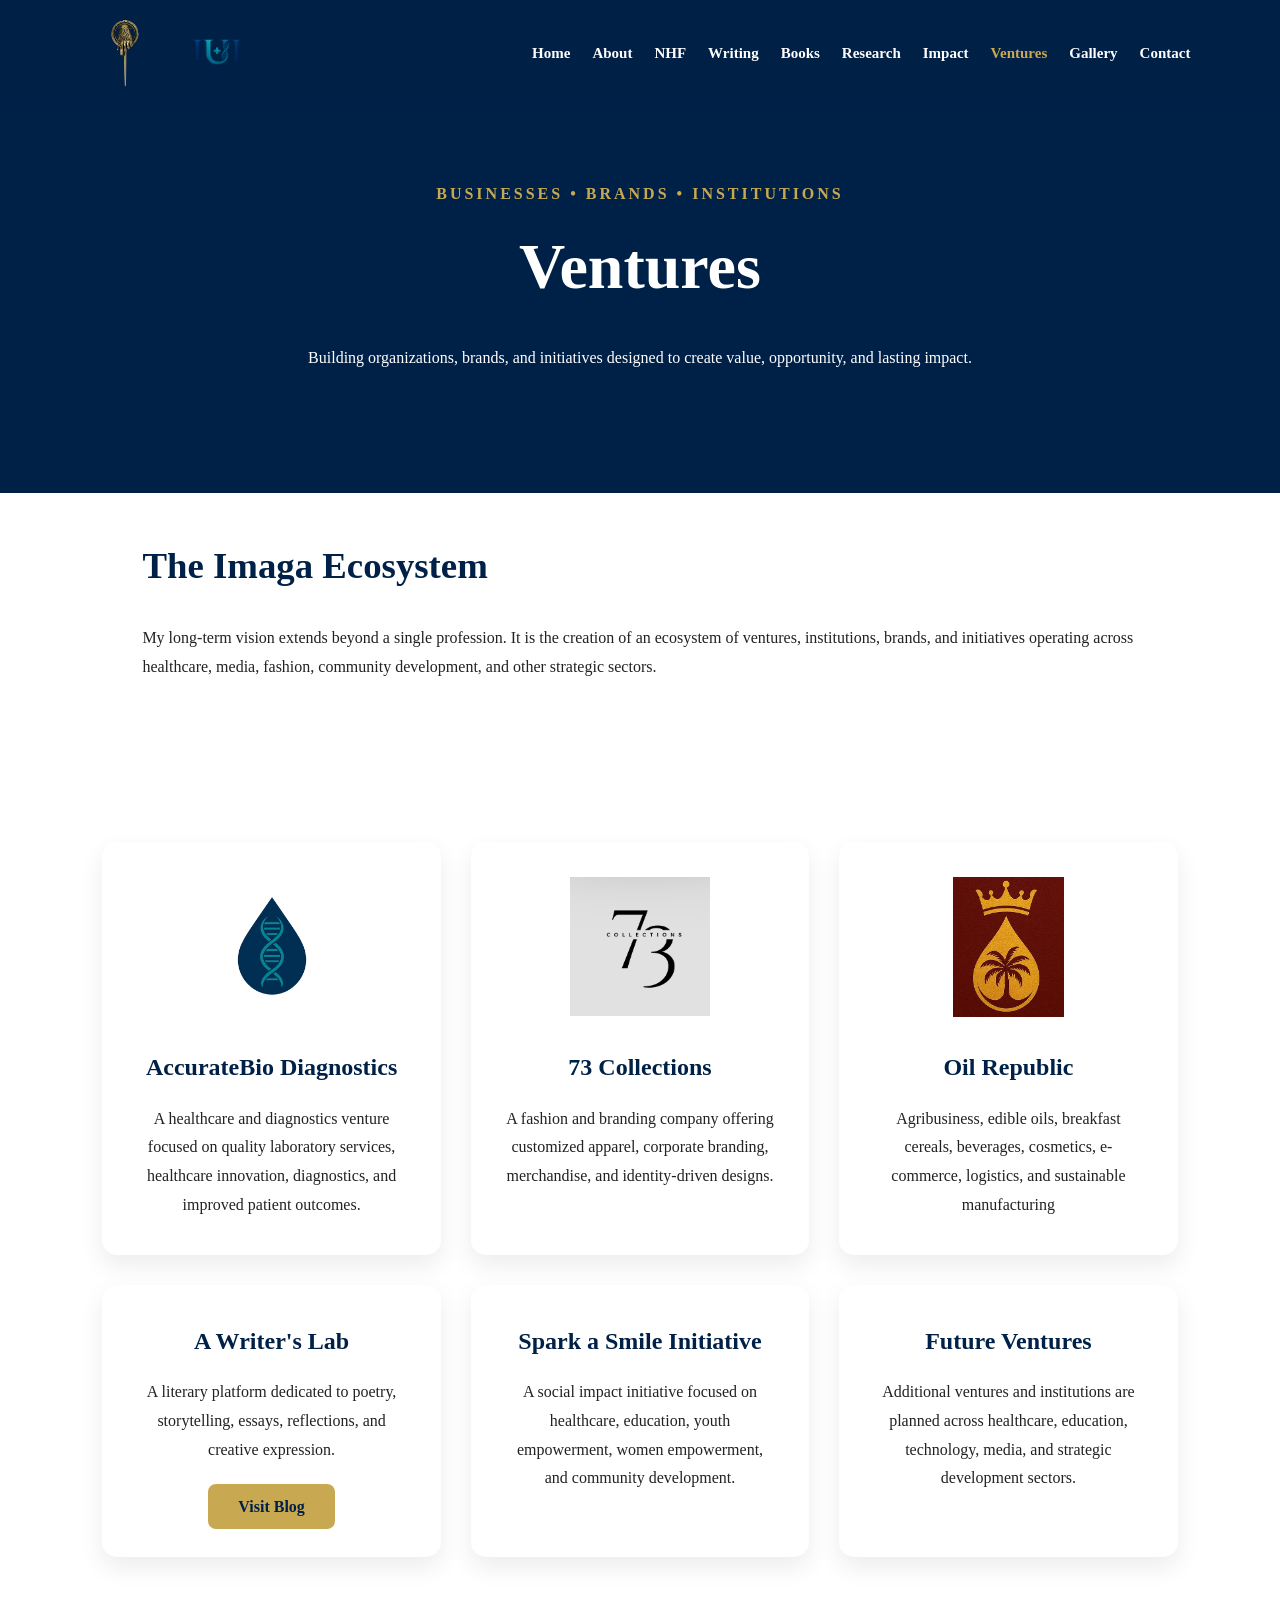
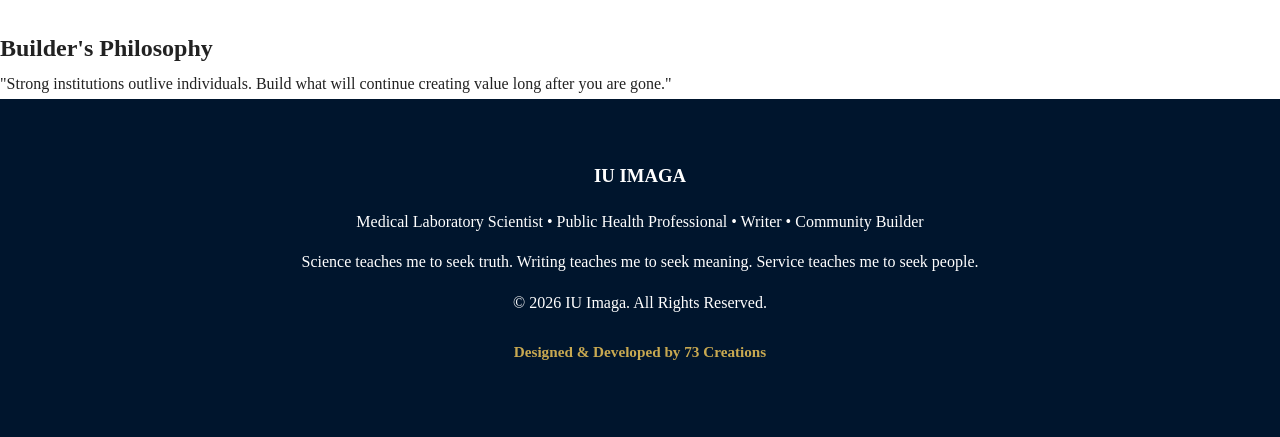
<file: pages/ventures.html>
<!DOCTYPE html>
<html lang="en">
<head>
    <meta charset="UTF-8">
    <meta name="viewport" content="width=device-width, initial-scale=1.0">
    <title>Ventures | IU Imaga</title>
    <link rel="icon" type="image/png" href="../images/isaiah-logo1.png">
    <link rel="stylesheet" href="../style.css">
</head>
<body>

<nav>
    <div class="logo">
        <img src="../images/isaiah-logo1.png" alt="IU Logo" class="logo-icon">
        <img src="../images/isaiah-logo2.png" alt="IU Imaga" class="logo-wordmark">
    </div>
    <div class="menu-toggle">☰</div>
    <ul class="nav-links">
        <li><a href="../index.html">Home</a></li>
        <li><a href="about.html">About</a></li>
        <li><a href="nhf.html">NHF</a></li>
        <li><a href="writing.html">Writing</a></li>
        <li><a href="books.html">Books</a></li>
        <li><a href="research.html">Research</a></li>
        <!-- publications.html removed (duplicate) -->
        <li><a href="impact.html">Impact</a></li>
        <li><a href="ventures.html" class="active">Ventures</a></li>
        <li><a href="gallery.html">Gallery</a></li>
        <li><a href="contact.html">Contact</a></li>
    </ul>
</nav>

<section class="page-hero">
    <div class="page-hero-content">
        <p class="hero-label">BUSINESSES • BRANDS • INSTITUTIONS</p>
        <h1>Ventures</h1>
        <p>Building organizations, brands, and initiatives designed to create value, opportunity, and lasting impact.</p>
    </div>
</section>

<section class="content-section reveal">
    <h2>The Imaga Ecosystem</h2>
    <p>My long-term vision extends beyond a single profession. It is the creation of an ecosystem of ventures, institutions, brands, and initiatives operating across healthcare, media, fashion, community development, and other strategic sectors.</p>
</section>

<section class="venture-showcase">
    <div class="venture-item reveal">
        <img src="../images/accuratebio-logo.jpeg" alt="AccurateBio Diagnostics logo" loading="lazy">
        <h2>AccurateBio Diagnostics</h2>
        <p>A healthcare and diagnostics venture focused on quality laboratory services, healthcare innovation, diagnostics, and improved patient outcomes.</p>
    </div>

    <div class="venture-item reveal">
        <img src="../images/73collections-logo.jpeg" alt="73 Collections logo" loading="lazy">
        <h2>73 Collections</h2>
        <p>A fashion and branding company offering customized apparel, corporate branding, merchandise, and identity-driven designs.</p>
    </div>

    <div class="venture-item reveal">
        <img src="../images/oilrepublic-logo.jpeg" alt="Oil Republic logo" loading="lazy">
        <h2>Oil Republic</h2>
        <p>Agribusiness, edible oils, breakfast cereals, beverages, cosmetics, e-commerce, logistics, and sustainable manufacturing</p>
    </div>

    <div class="venture-item reveal">
        <h2>A Writer's Lab</h2>
        <p>A literary platform dedicated to poetry, storytelling, essays, reflections, and creative expression.</p>
        <br>
        <a href="https://awriterslab.blogspot.com" target="_blank" class="btn-primary">Visit Blog</a>
    </div>

    <div class="venture-item reveal">
        <h2>Spark a Smile Initiative</h2>
        <p>A social impact initiative focused on healthcare, education, youth empowerment, women empowerment, and community development.</p>
    </div>

    <div class="venture-item reveal">
        <h2>Future Ventures</h2>
        <p>Additional ventures and institutions are planned across healthcare, education, technology, media, and strategic development sectors.</p>
    </div>
</section>

<section class="philosophy-section">
    <div class="vision-container">
        <h2>Builder's Philosophy</h2>
        <blockquote>"Strong institutions outlive individuals. Build what will continue creating value long after you are gone."</blockquote>
    </div>
</section>

<footer>
    <div class="footer-content">
        <h3>IU IMAGA</h3>
        <p>Medical Laboratory Scientist • Public Health Professional • Writer • Community Builder</p>
        <p>Science teaches me to seek truth. Writing teaches me to seek meaning. Service teaches me to seek people.</p>
        <p>© 2026 IU Imaga. All Rights Reserved.</p>
        <p class="footer-credit">Designed & Developed by 73 Creations</p>
    </div>
</footer>

<script src="../script.js"></script>

</body>
</html>
</file>
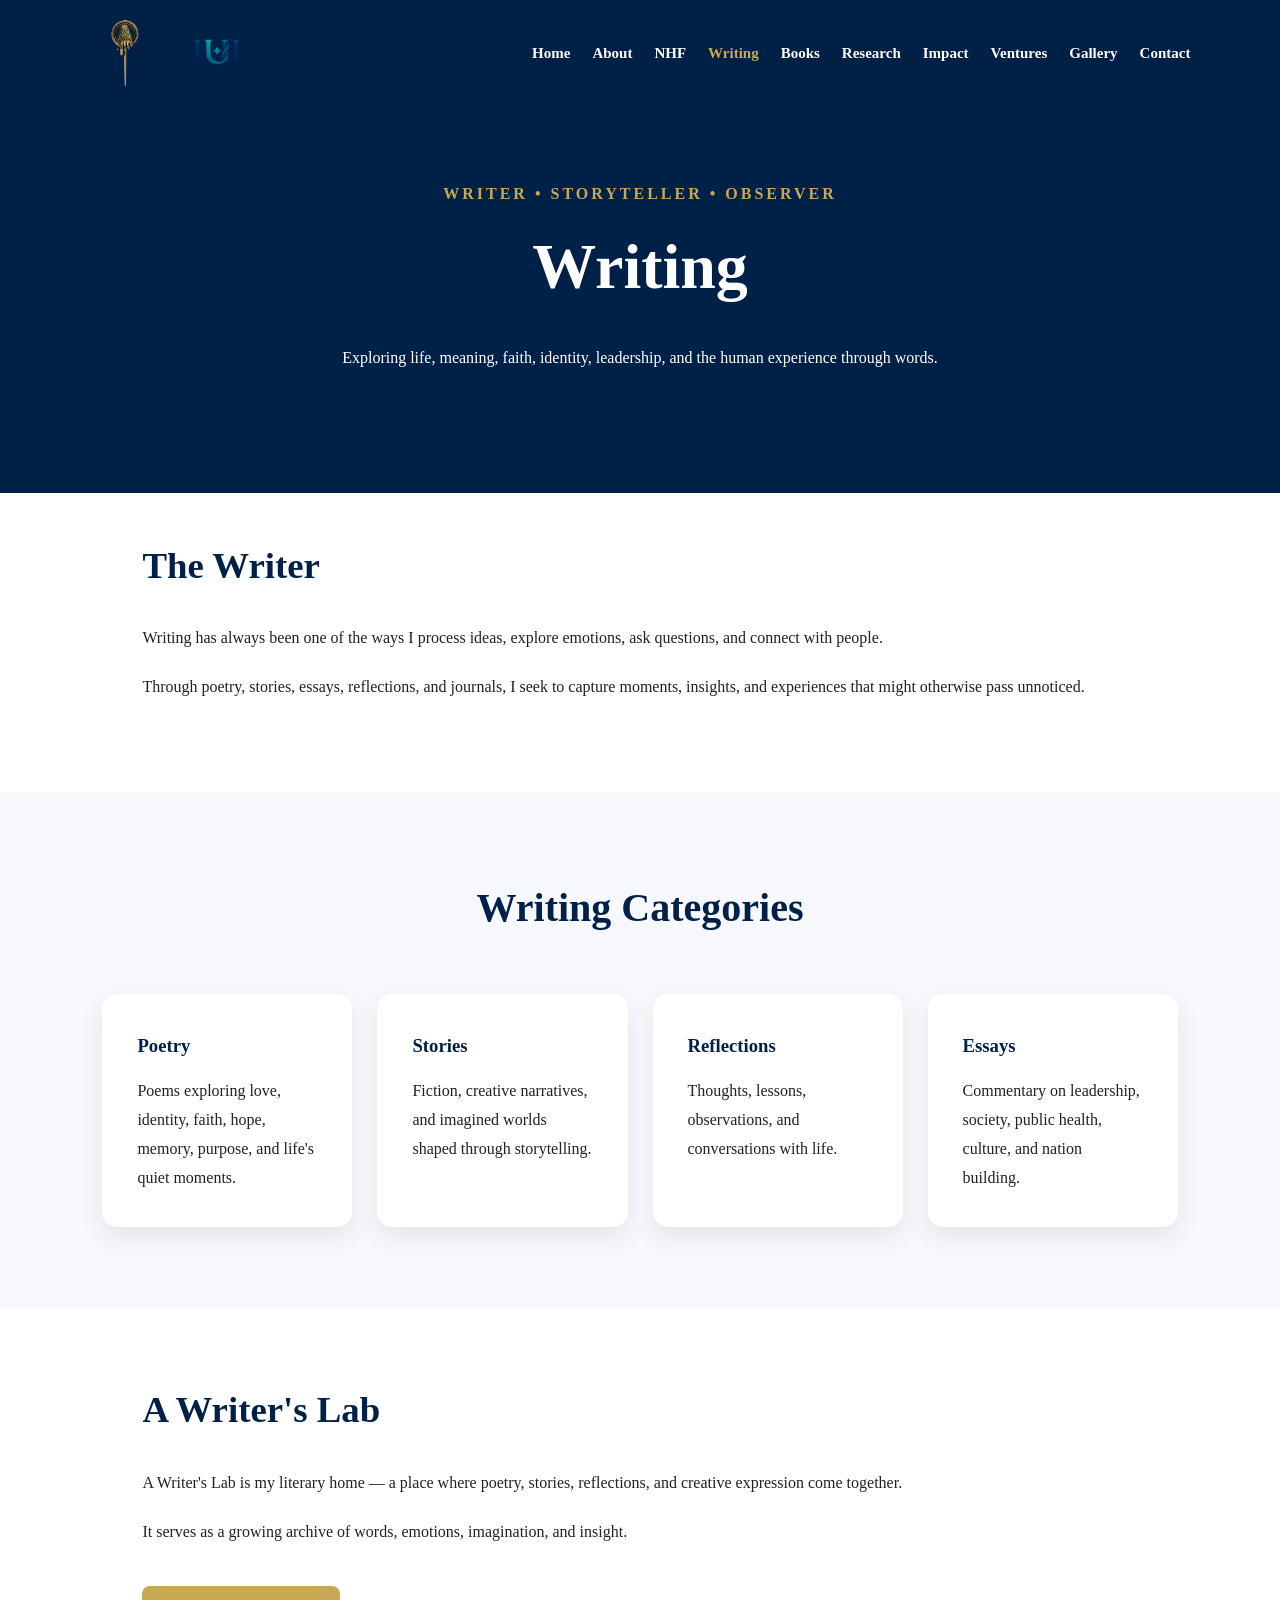
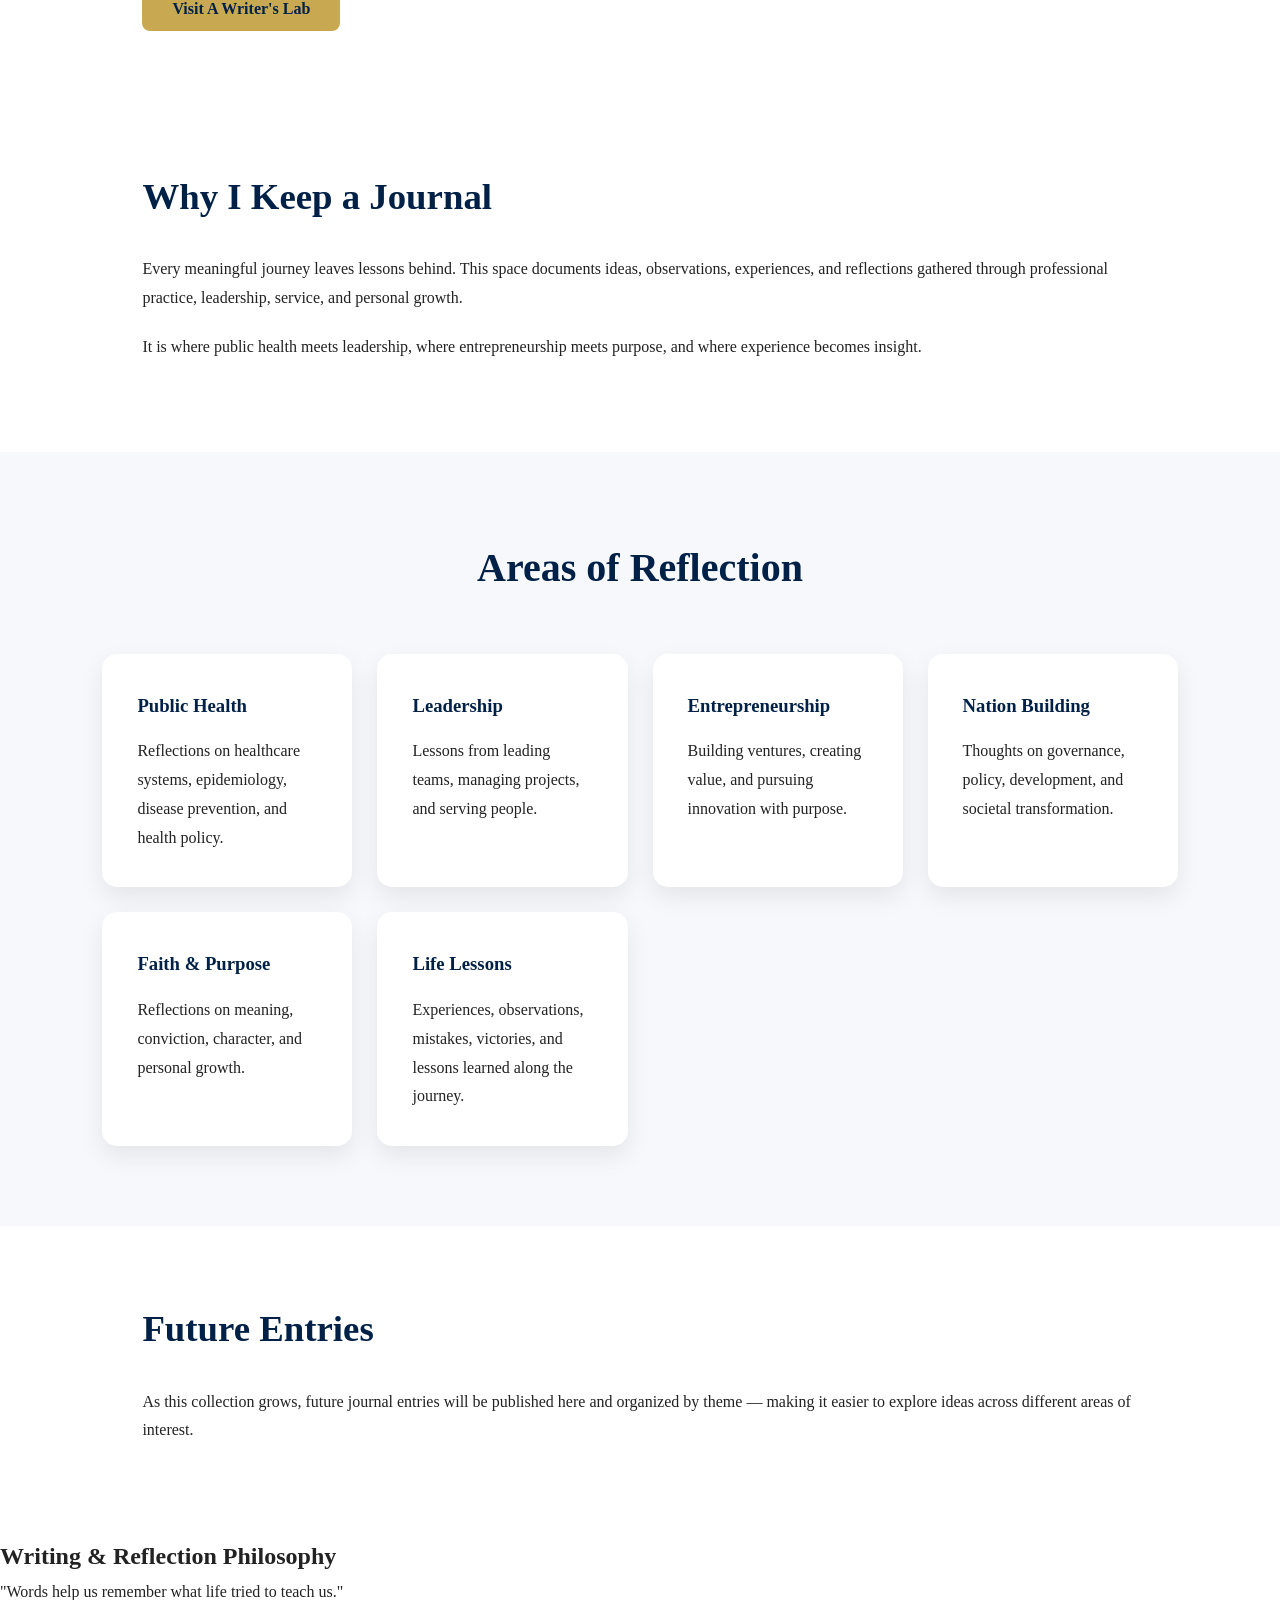
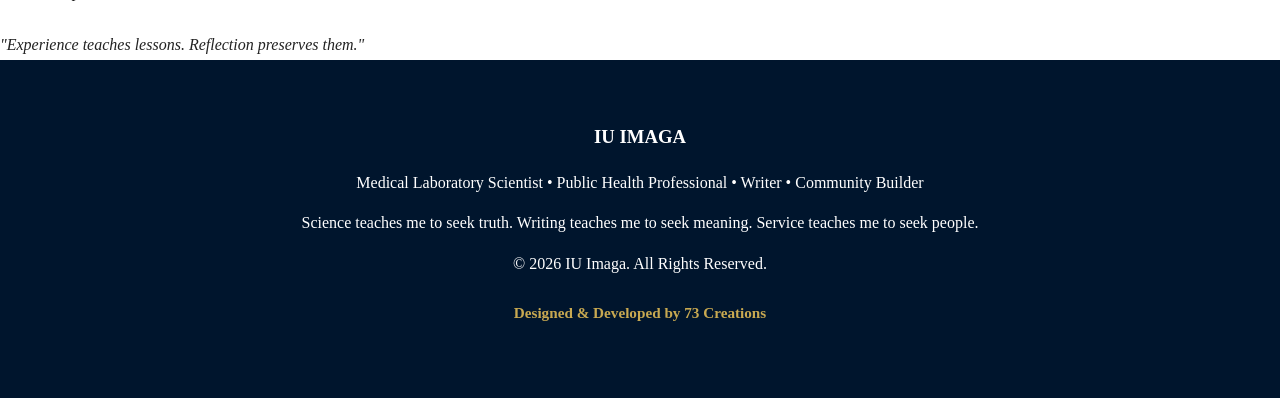
<file: pages/writing.html>
<!DOCTYPE html>
<html lang="en">
<head>
    <meta charset="UTF-8">
    <meta name="viewport" content="width=device-width, initial-scale=1.0">
    <title>Writing | IU Imaga</title>
    <link rel="icon" type="image/png" href="../images/isaiah-logo1.png">
    <link rel="stylesheet" href="../style.css">
</head>
<body>

<nav>
    <div class="logo">
        <img src="../images/isaiah-logo1.png" alt="IU Logo" class="logo-icon">
        <img src="../images/isaiah-logo2.png" alt="IU Imaga" class="logo-wordmark">
    </div>
    <div class="menu-toggle">☰</div>
    <ul class="nav-links">
        <li><a href="../index.html">Home</a></li>
        <li><a href="about.html">About</a></li>
        <li><a href="nhf.html">NHF</a></li>
        <li><a href="writing.html" class="active">Writing</a></li>
        <li><a href="books.html">Books</a></li>
        <li><a href="research.html">Research</a></li>   <!-- Changed from publications.html -->
        <li><a href="impact.html">Impact</a></li>
        <li><a href="ventures.html">Ventures</a></li>
        <li><a href="gallery.html">Gallery</a></li>
        <li><a href="contact.html">Contact</a></li>
    </ul>
</nav>

<section class="page-hero">
    <div class="page-hero-content">
        <p class="hero-label">WRITER • STORYTELLER • OBSERVER</p>
        <h1>Writing</h1>
        <p>Exploring life, meaning, faith, identity, leadership, and the human experience through words.</p>
    </div>
</section>

<!-- The Writer Behind -->
<section class="content-section reveal">
    <h2>The Writer</h2>
    <p>Writing has always been one of the ways I process ideas, explore emotions, ask questions, and connect with people.</p>
    <p>Through poetry, stories, essays, reflections, and journals, I seek to capture moments, insights, and experiences that might otherwise pass unnoticed.</p>
</section>

<!-- Writing Categories -->
<section class="identity-section">
    <h2>Writing Categories</h2>
    <div class="identity-grid">
        <div class="identity-card reveal">
            <h3>Poetry</h3>
            <p>Poems exploring love, identity, faith, hope, memory, purpose, and life's quiet moments.</p>
        </div>
        <div class="identity-card reveal">
            <h3>Stories</h3>
            <p>Fiction, creative narratives, and imagined worlds shaped through storytelling.</p>
        </div>
        <div class="identity-card reveal">
            <h3>Reflections</h3>
            <p>Thoughts, lessons, observations, and conversations with life.</p>
        </div>
        <div class="identity-card reveal">
            <h3>Essays</h3>
            <p>Commentary on leadership, society, public health, culture, and nation building.</p>
        </div>
    </div>
</section>

<!-- A Writer's Lab -->
<section class="content-section reveal">
    <h2>A Writer's Lab</h2>
    <p>A Writer's Lab is my literary home — a place where poetry, stories, reflections, and creative expression come together.</p>
    <p>It serves as a growing archive of words, emotions, imagination, and insight.</p>
    <br>
    <a href="https://awriterslab.blogspot.com" target="_blank" class="btn-primary">Visit A Writer's Lab</a>
</section>

<!-- Journal Content Merged -->
<section class="content-section reveal">
    <h2>Why I Keep a Journal</h2>
    <p>Every meaningful journey leaves lessons behind. This space documents ideas, observations, experiences, and reflections gathered through professional practice, leadership, service, and personal growth.</p>
    <p>It is where public health meets leadership, where entrepreneurship meets purpose, and where experience becomes insight.</p>
</section>

<section class="identity-section">
    <h2>Areas of Reflection</h2>
    <div class="identity-grid">
        <div class="identity-card reveal">
            <h3>Public Health</h3>
            <p>Reflections on healthcare systems, epidemiology, disease prevention, and health policy.</p>
        </div>
        <div class="identity-card reveal">
            <h3>Leadership</h3>
            <p>Lessons from leading teams, managing projects, and serving people.</p>
        </div>
        <div class="identity-card reveal">
            <h3>Entrepreneurship</h3>
            <p>Building ventures, creating value, and pursuing innovation with purpose.</p>
        </div>
        <div class="identity-card reveal">
            <h3>Nation Building</h3>
            <p>Thoughts on governance, policy, development, and societal transformation.</p>
        </div>
        <div class="identity-card reveal">
            <h3>Faith & Purpose</h3>
            <p>Reflections on meaning, conviction, character, and personal growth.</p>
        </div>
        <div class="identity-card reveal">
            <h3>Life Lessons</h3>
            <p>Experiences, observations, mistakes, victories, and lessons learned along the journey.</p>
        </div>
    </div>
</section>

<section class="content-section reveal">
    <h2>Future Entries</h2>
    <p>As this collection grows, future journal entries will be published here and organized by theme — making it easier to explore ideas across different areas of interest.</p>
</section>

<section class="philosophy-section">
    <div class="vision-container">
        <h2>Writing & Reflection Philosophy</h2>
        <blockquote>"Words help us remember what life tried to teach us."</blockquote>
        <p style="margin-top: 1.5rem; font-style: italic;">"Experience teaches lessons. Reflection preserves them."</p>
    </div>
</section>

<footer>
    <div class="footer-content">
        <h3>IU IMAGA</h3>
        <p>Medical Laboratory Scientist • Public Health Professional • Writer • Community Builder</p>
        <p>Science teaches me to seek truth. Writing teaches me to seek meaning. Service teaches me to seek people.</p>
        <p>© 2026 IU Imaga. All Rights Reserved.</p>
        <p class="footer-credit">Designed & Developed by 73 Creations</p>
    </div>
</footer>

<script src="../script.js"></script>
</body>
</html>
</file>
<file: style.css>
/* =====================================
   IU IMAGA WEBSITE
   Premium Version
===================================== */

*{
    margin:0;
    padding:0;
    box-sizing:border-box;
}

html{
    scroll-behavior:smooth;
}

body{
    font-family:Georgia, serif;
    background:#ffffff;
    color:#222;
    line-height:1.8;
    overflow-x:hidden;
}

/* =====================================
   HEADER & NAVIGATION
===================================== */

header{
    position:sticky;
    top:0;
    z-index:10000;
}

nav{
    position:fixed;
    top:0;
    left:0;
    width:100%;
    z-index:9999;

    display:flex;
    justify-content:space-between;
    align-items:center;

    padding:18px 7%;

    background:rgba(0,33,71,0.95);
    backdrop-filter:blur(10px);

    transition:all 0.4s ease;
}

.logo{
    display:flex;
    align-items:center;
    gap:12px;
}

.logo-icon{
    height:70px;
    width:auto;
}

.logo-wordmark{
    height:60px;
    width:auto;
}

nav ul{
    display:flex;
    list-style:none;
    gap:22px;
}

nav ul li{
    list-style:none;
}

nav ul li a{
    text-decoration:none;
    color:white;
    font-size:15px;
    font-weight:600;
    transition:0.3s ease;
}

nav ul li a:hover{
    color:#c8a951;
}

.active{
    color:#c8a951 !important;
}

/* =====================================
   MOBILE MENU
===================================== */

.menu-toggle{
    display:none;
    color:white;
    font-size:32px;
    cursor:pointer;
}

/* =====================================
   HERO SECTION
===================================== */

.hero{
    position:relative;
    width:100%;
    height:100vh;
    overflow:hidden;
}

.hero-slide{
    position:absolute;
    inset:0;

    background-size:cover;
    background-position:center;

    opacity:0;

    transition:opacity 2s ease-in-out;
}

.hero-slide.active{
    opacity:1;
}

.hero-slide::after{
    content:"";
    position:absolute;
    inset:0;

    background:
    linear-gradient(
        rgba(0,0,0,0.45),
        rgba(0,0,0,0.45)
    );
}

.hero-content{
    position:relative;
    z-index:2;

    height:100%;

    display:flex;
    flex-direction:column;
    justify-content:center;
    align-items:center;

    text-align:center;

    color:white;

    padding:20px;
}

.hero-label{
    color:#c8a951;
    letter-spacing:3px;
    font-weight:bold;
    margin-bottom:20px;
}

.hero-content h1{
    font-size:5rem;
    margin-bottom:20px;
}

.tagline{
    font-size:1.5rem;
    max-width:900px;
    margin-bottom:20px;
}

.intro{
    max-width:850px;
    margin-bottom:35px;
    font-size:1.1rem;
}

/* =====================================
   BUTTONS
===================================== */

.buttons{
    display:flex;
    gap:15px;
    flex-wrap:wrap;
    justify-content:center;
}

.btn-primary{
    background:#c8a951;
    color:#002147;

    padding:14px 30px;

    text-decoration:none;
    font-weight:bold;

    border-radius:8px;

    transition:0.3s ease;
}

.btn-primary:hover{
    transform:translateY(-4px);
}

.btn-secondary{
    border:2px solid white;

    color:white;

    text-decoration:none;

    padding:14px 30px;

    border-radius:8px;

    transition:0.3s ease;
}

.btn-secondary:hover{
    background:white;
    color:#002147;
}

/* =====================================
   PAGE HERO
===================================== */

.page-hero{
    background:#002147;
    color:white;

    text-align:center;

    padding:180px 10% 120px;
}

.page-hero h1{
    font-size:4rem;
    margin-bottom:20px;
}

.page-hero p{
    max-width:800px;
    margin:auto;
}

/* =====================================
   GENERAL SECTIONS
===================================== */

.section,
.content-section{
    max-width:1200px;
    margin:auto;
    padding:70px 8%;  /* Reduced from 90px to reduce white space */
}

.section h2,
.content-section h2{
    color:#002147;
    margin-bottom:25px;
    font-size:2.3rem;
}

.section p,
.content-section p{
    margin-bottom:20px;
}

/* =====================================
   WHAT I DO
===================================== */

.identity-section{
    padding:80px 8%;  /* Reduced from 100px */
    background:#f7f8fb;
}

.identity-section h2{
    text-align:center;
    color:#002147;
    margin-bottom:50px;
    font-size:2.5rem;
}

.identity-grid{
    display:grid;
    grid-template-columns:repeat(auto-fit,minmax(250px,1fr));
    gap:25px;
}

.identity-card{
    background:white;

    padding:35px;

    border-radius:15px;

    box-shadow:0 10px 25px rgba(0,0,0,0.08);

    transition:0.4s ease;
}

.identity-card:hover{
    transform:translateY(-8px);
}

.identity-card h3{
    color:#002147;
    margin-bottom:15px;
}

/* =====================================
   VENTURES
===================================== */

.venture-showcase{
    display:grid;
    grid-template-columns:repeat(auto-fit,minmax(300px,1fr));
    gap:30px;
    padding:70px 8%;  /* Reduced from 90px */
}

.venture-item{
    background:white;

    padding:35px;

    text-align:center;

    border-radius:15px;

    box-shadow:0 10px 25px rgba(0,0,0,0.08);

    transition:0.4s ease;
}

.venture-item:hover{
    transform:translateY(-8px);
}

.venture-item img{
    width:140px;
    height:140px;
    object-fit:contain;
    margin-bottom:20px;
}

.venture-item h2{
    color:#002147;
    margin-bottom:15px;
}

/* =====================================
   WRITING & PUBLICATIONS
===================================== */

.writing-grid,
.journal-grid{
    display:grid;
    grid-template-columns:repeat(auto-fit,minmax(280px,1fr));
    gap:25px;
    padding:0 8% 80px;
}

.writing-card,
.publication-card{
    background:white;

    padding:30px;

    border-radius:15px;

    box-shadow:0 8px 20px rgba(0,0,0,0.08);

    transition:0.4s ease;
}

.writing-card:hover,
.publication-card:hover{
    transform:translateY(-6px);
}

/* =====================================
   GALLERY
===================================== */

.gallery-grid{
    display:grid;
    grid-template-columns:repeat(auto-fit,minmax(250px,1fr));
    gap:20px;
    margin-top:30px;
}

.gallery-grid img{
    width:100%;
    height:280px;
    object-fit:cover;
    border-radius:12px;
    transition:0.5s ease;
    cursor:pointer;
}

.gallery-grid img:hover{
    transform:scale(1.05);
}

/* =====================================
   NHF LOGO
===================================== */

.nhf-logo-section{
    text-align:center;
    padding:60px 0;
}

.nhf-logo-section img{
    width:180px;
}

/* =====================================
   CONTACT
===================================== */

.contact-section{
    display:grid;
    grid-template-columns:repeat(auto-fit,minmax(320px,1fr));
    gap:25px;
    padding:80px 8%;
}

.contact-card{
    background:white;
    padding:30px;
    border-radius:15px;
    box-shadow:0 10px 25px rgba(0,0,0,0.08);
}

.contact-card h2{
    color:#002147;
    margin-bottom:15px;
}

.contact-form-section{
    padding:80px 8%;
}

.contact-form-section form{
    display:flex;
    flex-direction:column;
    gap:15px;
}

.contact-form-section input,
.contact-form-section textarea{
    padding:15px;
    border:1px solid #ddd;
    border-radius:10px;
    font-size:16px;
}

.contact-form-section button{
    background:#002147;
    color:white;
    border:none;
    padding:15px;
    border-radius:10px;
    cursor:pointer;
}

/* =====================================
   QUICK LINKS
===================================== */

.quick-links{
    background:#f7f8fb;
    padding:80px 8%;  /* Reduced from 100px */
    text-align:center;
}

.quick-links h2{
    color:#002147;
    margin-bottom:40px;
}

.quick-links-grid{
    display:grid;
    grid-template-columns:repeat(auto-fit,minmax(220px,1fr));
    gap:20px;
}

.quick-links-grid a{
    text-decoration:none;

    background:white;

    padding:25px;

    border-radius:15px;

    color:#002147;

    font-weight:bold;

    box-shadow:0 8px 20px rgba(0,0,0,0.08);

    transition:0.4s ease;
}

.quick-links-grid a:hover{
    transform:translateY(-5px);
}

/* =====================================
   SCROLL ANIMATION
===================================== */

.fade-section{
    opacity:0;
    transform:translateY(40px);
    transition:all 0.8s ease;
}

.fade-section.show{
    opacity:1;
    transform:translateY(0);
}

/* =====================================
   FOOTER
===================================== */

footer{
    background:#00152d;
    color:white;
    text-align:center;
    padding:60px 20px;
}

.footer-content h3{
    margin-bottom:15px;
}

.footer-content p{
    margin-bottom:12px;
}

.footer-credit{
    margin-top:20px;
    color:#c8a951;
    font-size:0.95rem;
    font-weight:bold;
}

/* =====================================
   BOOKS PAGE
===================================== */

.books-grid{
    display:grid;
    grid-template-columns:
    repeat(auto-fit,minmax(300px,1fr));
    gap:35px;
    padding:60px 8%;
}

.book-card{
    background:#fff;
    border-radius:18px;
    overflow:hidden;

    box-shadow:
    0 12px 30px rgba(0,0,0,0.08);

    transition:
    transform .45s ease,
    box-shadow .45s ease;

    display:flex;
    flex-direction:column;
}

.book-card:hover{
    transform:
        translateY(-12px)
        rotateX(4deg)
        rotateY(-4deg);

    box-shadow:
    0 25px 50px rgba(0,0,0,0.18);
}

.book-card img{
    width:100%;
    height:380px;
    object-fit:contain;
    background:#f8f8f8;

    transition:
    transform .5s ease;
}

.book-card:hover img{
    transform:scale(1.08);
}

.book-content{
    padding:25px;
}

.book-content h3{
    color:#002147;
    margin-bottom:15px;
}

.book-content p{
    margin-bottom:20px;
    font-size:0.95rem;
}

.book-button{
    display:inline-block;
    background:#c8a951;
    color:#002147;
    text-decoration:none;
    font-weight:bold;
    padding:12px 22px;
    border-radius:8px;
    transition:.3s;
}

.book-button:hover{
    transform:translateY(-3px);
}

/* =====================================
   SOCIAL MEDIA ICONS (Contact page)
===================================== */

.social-links {
    display: flex;
    gap: 20px;
    justify-content: center;
    margin-top: 15px;
}

.social-links a {
    display: inline-flex;
    align-items: center;
    justify-content: center;
    width: 48px;
    height: 48px;
    background: #002147;
    color: #c8a951;
    border-radius: 50%;
    font-size: 1.6rem;
    transition: 0.3s ease;
    text-decoration: none;
}

.social-links a:hover {
    background: #c8a951;
    color: #002147;
    transform: translateY(-4px);
}

/* =====================================
   STATS GRID (Impact page)
===================================== */

.stats-grid {
    display: flex;
    gap: 2rem;
    justify-content: center;
    flex-wrap: wrap;
    text-align: center;
    margin: 2rem 0;
}

.stat-card {
    background: #f5f5f5;
    padding: 1.5rem;
    border-radius: 12px;
    min-width: 180px;
}

.stat-number {
    font-size: 3rem;
    font-weight: bold;
    color: #c8a951;
    line-height: 1.2;
}

.stat-label {
    font-size: 1.1rem;
    color: #002147;
}

/* =====================================
   DISABLED BUTTONS (Books - Coming Soon)
===================================== */

.book-button.disabled,
.btn-primary.disabled {
    background: #ccc;
    color: #666;
    cursor: not-allowed;
    pointer-events: none;
    opacity: 0.7;
}

/* =====================================
   LIGHTBOX OVERRIDES (optional)
===================================== */

.lightbox .lb-image {
    border-radius: 12px;
    box-shadow: 0 20px 40px rgba(0,0,0,0.3);
}

.lightbox .lb-data .lb-caption {
    font-size: 1rem;
    font-family: Georgia, serif;
    color: #fff;
}

/* =====================================
   FIX EXCESSIVE WHITE SPACE AFTER HERO
===================================== */

/* Reduce gap between hero and first content section on homepage */
.hero + .identity-section,
.hero + .section {
    padding-top: 30px !important;
    margin-top: -20px !important;
}

/* For inner pages with .page-hero */
.page-hero + .content-section,
.page-hero + .identity-section {
    padding-top: 40px !important;
}

/* =====================================
   RESPONSIVE FIXES FOR NEW ELEMENTS
===================================== */

@media (max-width: 768px) {
    .stats-grid {
        flex-direction: column;
        align-items: center;
    }
    .social-links a {
        width: 40px;
        height: 40px;
        font-size: 1.3rem;
    }
}

/* =====================================
   MOBILE
===================================== */

@media (max-width: 900px) {

    .menu-toggle{
        display:block;
    }

    nav{
        flex-wrap:wrap;
    }

    nav ul{
        display:none;
        width:100%;
        flex-direction:column;
        text-align:center;
        padding-top:20px;
    }

    nav ul.active{
        display:flex;
    }

    .hero-content h1{
        font-size:3rem;
    }

    .tagline{
        font-size:1.1rem;
    }

    .page-hero h1{
        font-size:2.5rem;
    }

    .logo-icon{
        height:50px;
    }

    .logo-wordmark{
        height:42px;
    }
}
</file>
